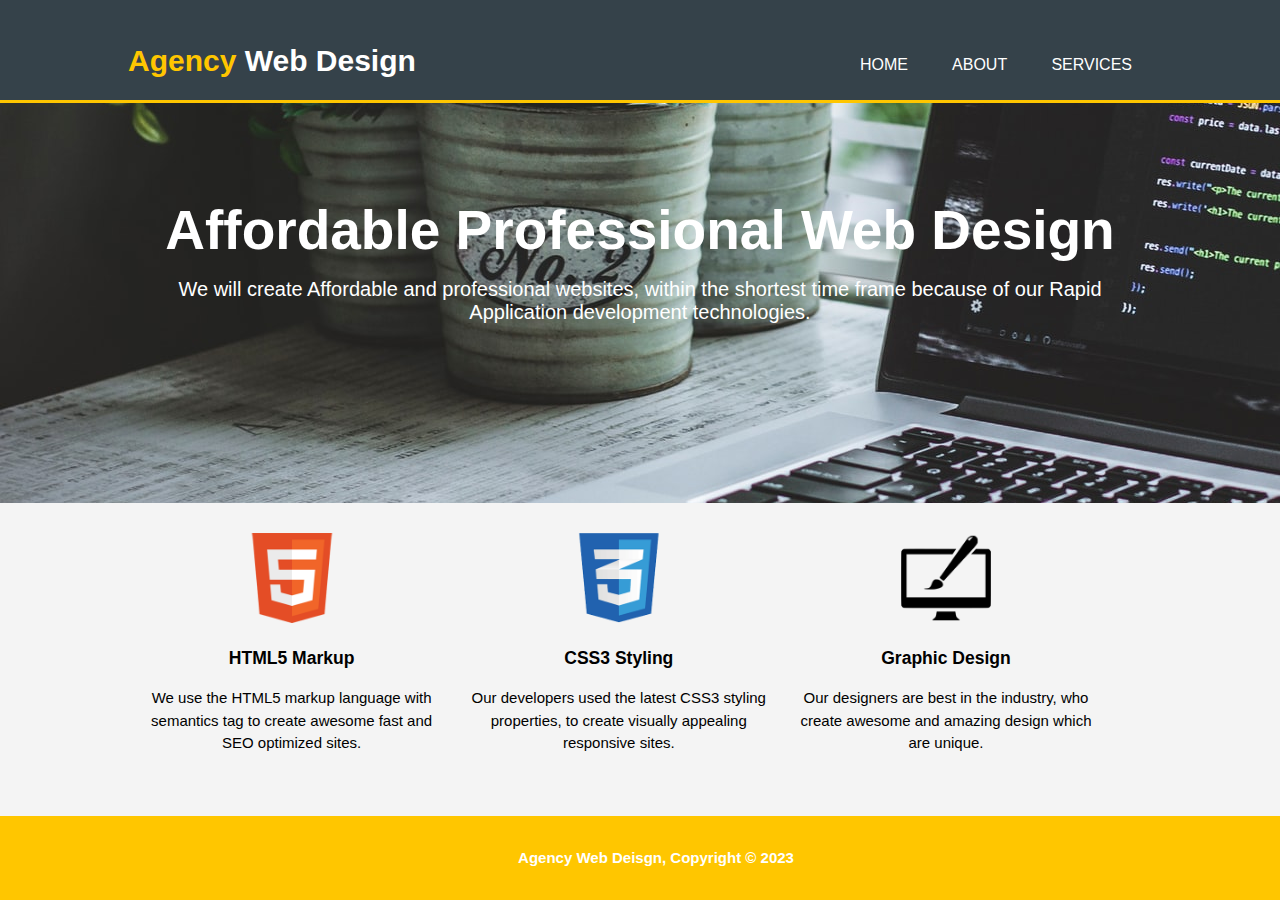
<file: Agency Site/index.html>
<!DOCTYPE html>
<html lang="en">
<head>
    <meta charset="UTF-8">
    <meta name="viewport" content="width=device-width, initial-scale=1.0">
    <title>Agency Site</title>
    <link rel="stylesheet" href="style.css">
</head>
<body>
    <header>
        <div class="container">
            <div class="branding">
                <h1><span class="highlight">Agency</span> Web Design</h1>
            </div>
            <nav>
                <ul>
                    <li><a href="index.html">Home</a></li>
                    <li><a href="about.html">About</a></li>
                    <li><a href="services.html">Services</a></li>
                </ul>
            </nav>
        </div>
    </header>
    <section id="showcase">
        <div class="container">
            <h1>Affordable Professional Web Design</h1>
            <p>We will create Affordable and professional websites, within the shortest time frame because of our Rapid Application development technologies.</p>
        </div>
    </section>
    <section id="boxes">
        <div class="container">
            <div class="box">
                <img src="./images/logo_html.png">
                <h3>HTML5 Markup</h3>
                <p>We use the HTML5 markup language with semantics tag to create awesome fast and SEO optimized sites.</p>
            </div>
            <div class="box">
                <img src="./images/logo_css.png">
                <h3>CSS3 Styling</h3>
                <p>Our developers used the latest CSS3 styling properties, to create visually appealing responsive sites.</p>
            </div>
            <div class="box">
                <img src="./images/logo_brush.png">
                <h3>Graphic Design</h3>
                <p>Our designers are best in the industry, who create awesome and amazing design which are unique.</p>
            </div>
        </div>
    </section>
    <footer>
        <p>Agency Web Deisgn, Copyright &copy; 2023</p>
    </footer>
    
</body>
</html>
</file>
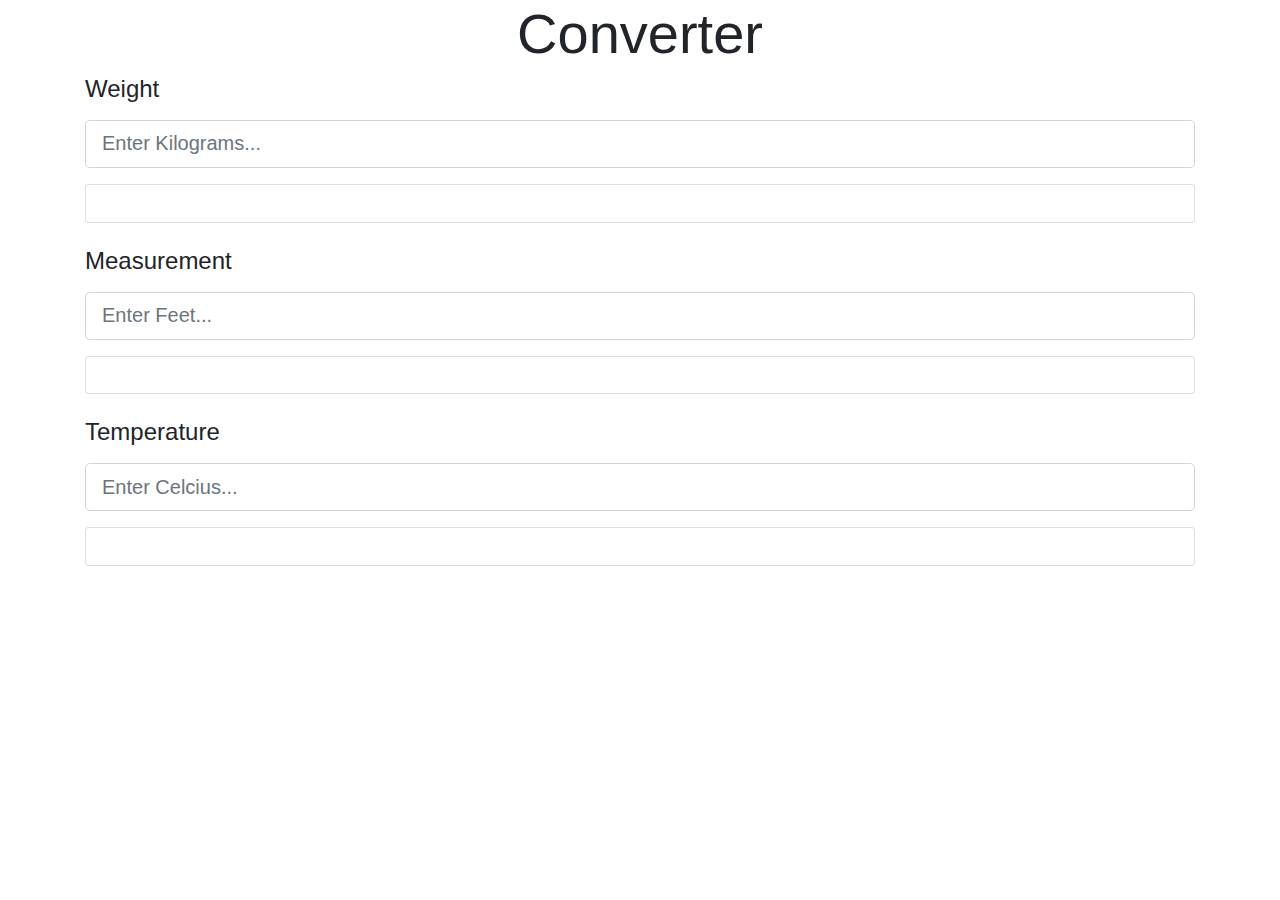
<file: Converter/index.html>
<!DOCTYPE html>
<html lang="en">

<head>
    <meta charset="UTF-8">
    <meta name="viewport" content="width=device-width, initial-scale=1.0">
    <title>Converter</title>
    <link rel="stylesheet" href="style.css">
    <link rel="stylesheet" href="https://maxcdn.bootstrapcdn.com/bootstrap/4.0.0-alpha.6/css/bootstrap.min.css">
</head>

<body>
    <div class="container">
        <h1 class="display-4 text-center">Converter</h1>
        <form>
            <h4 class="display-5 text-left mb-3">Weight</h4>
            <div class="form-group">
                <input id="kgsInput" type="number" class="form-control form-control-lg"
                    placeholder="Enter Kilograms...">
            </div>
        </form>
        <div class="card card-primary mb-4">
            <div class="card-block">
                <h4>Pounds:</h4>
                <div id="lbsOutput"></div>
            </div>
        </div>
        <form>
            <h4 class="display-5 text-left mb-3">Measurement</h4>
            <div class="form-group">
                <input id="feetInput" type="number" class="form-control form-control-lg" placeholder="Enter Feet...">
            </div>
        </form>
        <div class="card card-success mb-4">
            <div class="card-block">
                <h4>Centimeters:</h4>
                <div id="cmsOutput"></div>
            </div>
        </div>
        <form>
            <h4 class="display-5 text-left mb-3">Temperature</h4>
            <div class="form-group">
                <input id="celciusInput" type="number" class="form-control form-control-lg"
                    placeholder="Enter Celcius...">
            </div>
        </form>
        <div class="card card-danger mb-4">
            <div class="card-block">
                <h4>Fahrenheit:</h4>
                <div id="fahrenOutput"></div>
            </div>
        </div>
    </div>
    <script src="main.js"></script>
</body>

</html>
</file>
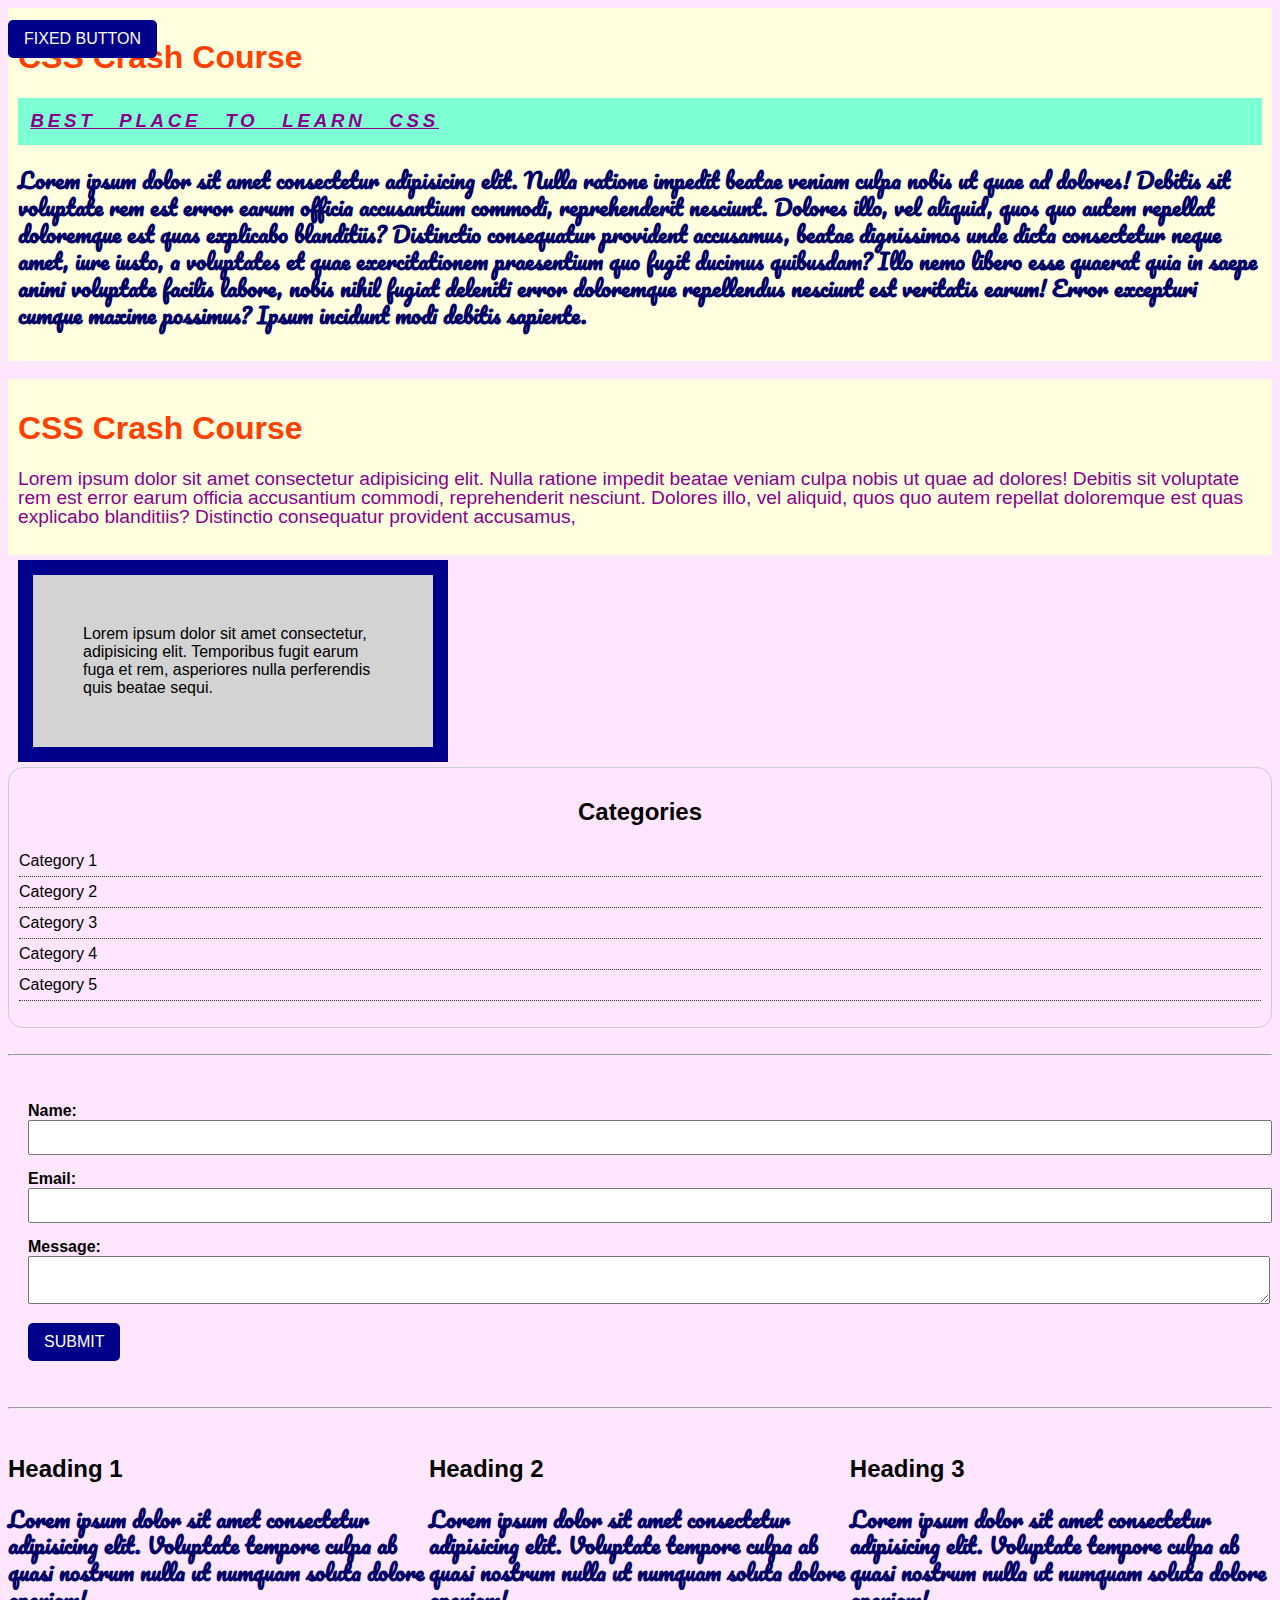
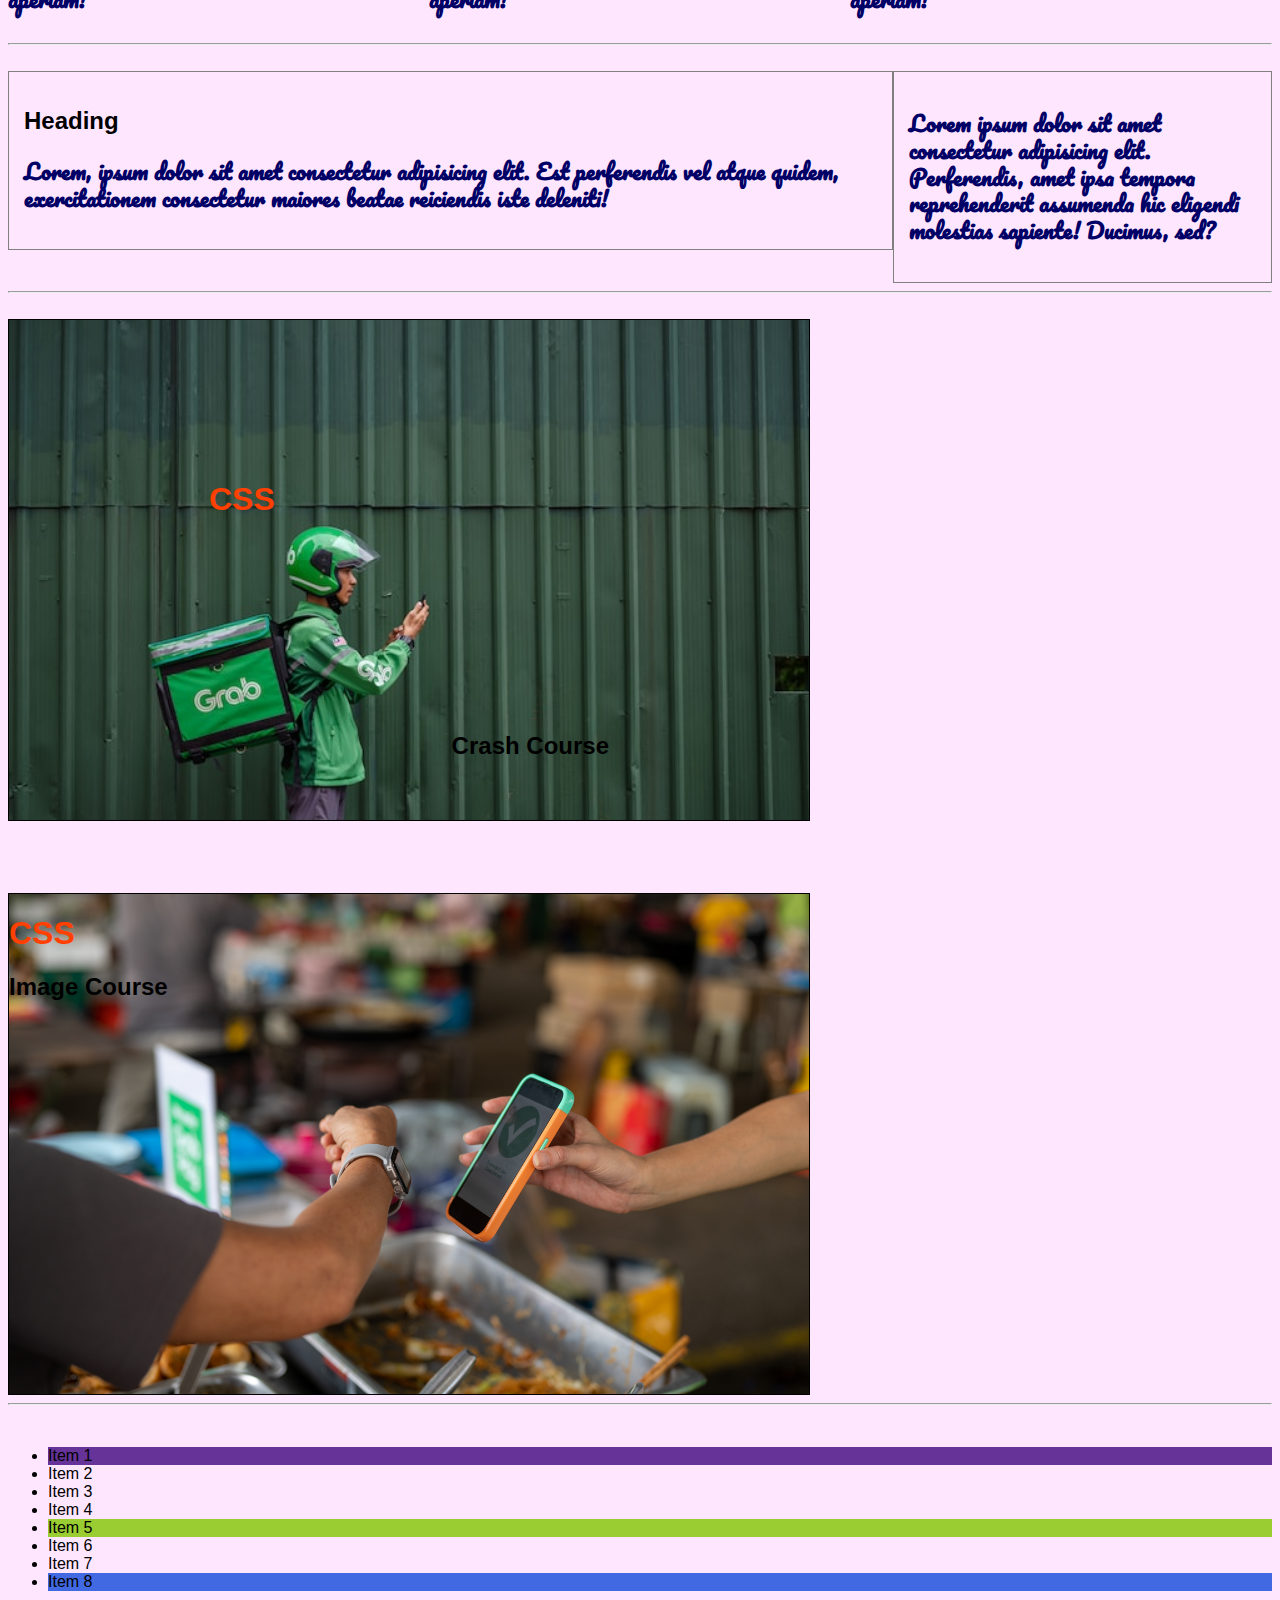
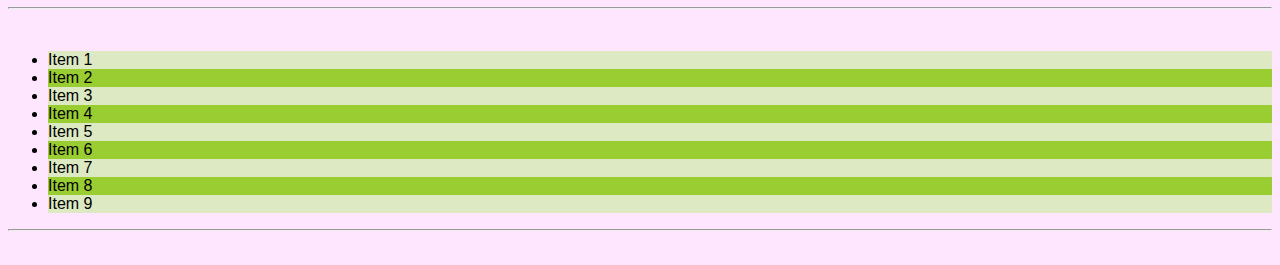
<file: CSS/index.html>
<!DOCTYPE html>
<html lang="en">
<head>
    <meta charset="UTF-8">
    <meta name="viewport" content="width=device-width, initial-scale=1.0">
    <title>CSS Basics</title>
    <!-- <style>
        p {
            color: brown;
        }
    </style> -->
    <link rel="stylesheet" href="styles.css">
</head>
<body>
    <!-- <h1 style="color: blue;">CSS Crash Course</h1> -->
    <div class="container">
        <h1>CSS Crash Course</h1>
        <h3>Best place to learn CSS</h3>
        <p>Lorem ipsum dolor sit amet consectetur adipisicing elit. Nulla ratione impedit beatae veniam culpa nobis ut quae ad dolores! Debitis sit voluptate rem est error earum officia accusantium commodi, reprehenderit nesciunt. Dolores illo, vel aliquid, quos quo autem repellat doloremque est quas explicabo blanditiis? Distinctio consequatur provident accusamus, beatae dignissimos unde dicta consectetur neque amet, iure iusto, a voluptates et quae exercitationem praesentium quo fugit ducimus quibusdam? Illo nemo libero esse quaerat quia in saepe animi voluptate facilis labore, nobis nihil fugiat deleniti error doloremque repellendus nesciunt est veritatis earum! Error excepturi cumque maxime possimus? Ipsum incidunt modi debitis sapiente.</p>
    </div>
    <br>
    <div class="container">
        <h1>CSS Crash Course</h1>
        <p id="second-p">Lorem ipsum dolor sit amet consectetur adipisicing elit. Nulla ratione impedit beatae veniam culpa nobis ut quae ad dolores! Debitis sit voluptate rem est error earum officia accusantium commodi, reprehenderit nesciunt. Dolores illo, vel aliquid, quos quo autem repellat doloremque est quas explicabo blanditiis? Distinctio consequatur provident accusamus, </p>
    </div>
    <div id="box-model">Lorem ipsum dolor sit amet consectetur, adipisicing elit. Temporibus fugit earum fuga et rem, asperiores nulla perferendis quis beatae sequi.</div>
    <div class="categories">
        <h2>Categories</h2>
        <ul>
            <li><a href="#">Category 1</a></li>
            <li><a href="#">Category 2</a></li>
            <li><a href="#">Category 3</a></li>
            <li><a href="#">Category 4</a></li>
            <li><a href="#">Category 5</a></li>
        </ul>
    </div>
    <br>
    <hr>
    <br>
        <form class="my-form">
            <div class="form-group">
                <label for="name">Name: </label>
                <input type="text" name="name" id="name">
            </div>
            <div class="form-group">
                <label for="email">Email: </label>
                <input type="text" name="email" id="email">
            </div>
            <div class="form-group">
                <label for="message">Message: </label>
                <textarea name="name" id="message"></textarea>
            </div>
            <input type="submit" class="button" value="Submit">
        </form>
    <br>
    <hr>
    <br>
    <div class="block">
        <h2>Heading 1</h2>
        <p>Lorem ipsum dolor sit amet consectetur adipisicing elit. Voluptate tempore culpa ab quasi nostrum nulla ut numquam soluta dolore aperiam!</p>
    </div>
    <div class="block">
        <h2>Heading 2</h2>
        <p>Lorem ipsum dolor sit amet consectetur adipisicing elit. Voluptate tempore culpa ab quasi nostrum nulla ut numquam soluta dolore aperiam!</p>
    </div>
    <div class="block">
        <h2>Heading 3</h2>
        <p>Lorem ipsum dolor sit amet consectetur adipisicing elit. Voluptate tempore culpa ab quasi nostrum nulla ut numquam soluta dolore aperiam!</p>
    </div>
    <div class="clearfix"></div>
    <hr>
    <br>
    <div id="main__block">
        <h2>Heading</h2>
        <p>Lorem, ipsum dolor sit amet consectetur adipisicing elit. Est perferendis vel atque quidem, exercitationem consectetur maiores beatae reiciendis iste deleniti!</p>
    </div>
    <div id="side__bar">
        <p>Lorem ipsum dolor sit amet consectetur adipisicing elit. Perferendis, amet ipsa tempora reprehenderit assumenda hic eligendi molestias sapiente! Ducimus, sed?</p>
    </div>
    <div class="clearfix"></div>
    <hr>
    <br>
    <div class="position-box">
        <h1>CSS</h1>
        <h2>Crash Course</h2>
    </div>
    <br>
    <br>
    <button class="button fixed-button">Fixed button</button>
    <br>
    <br>
    <div class="large-box">
        <h1>CSS</h1>
        <h2>Image Course</h2>
    </div>
    <hr>
    <br>
    <ul class="my-list">
        <li>Item 1</li>
        <li>Item 2</li>
        <li>Item 3</li>
        <li>Item 4</li>
        <li>Item 5</li>
        <li>Item 6</li>
        <li>Item 7</li>
        <li>Item 8</li>
    </ul>
    <hr>
    <br>
    <ul class="dynamic-list">
        <li>Item 1</li>
        <li>Item 2</li>
        <li>Item 3</li>
        <li>Item 4</li>
        <li>Item 5</li>
        <li>Item 6</li>
        <li>Item 7</li>
        <li>Item 8</li>
        <li>Item 9</li>
    </ul>
    <hr>
    <br>
</body>
</html>
</file>
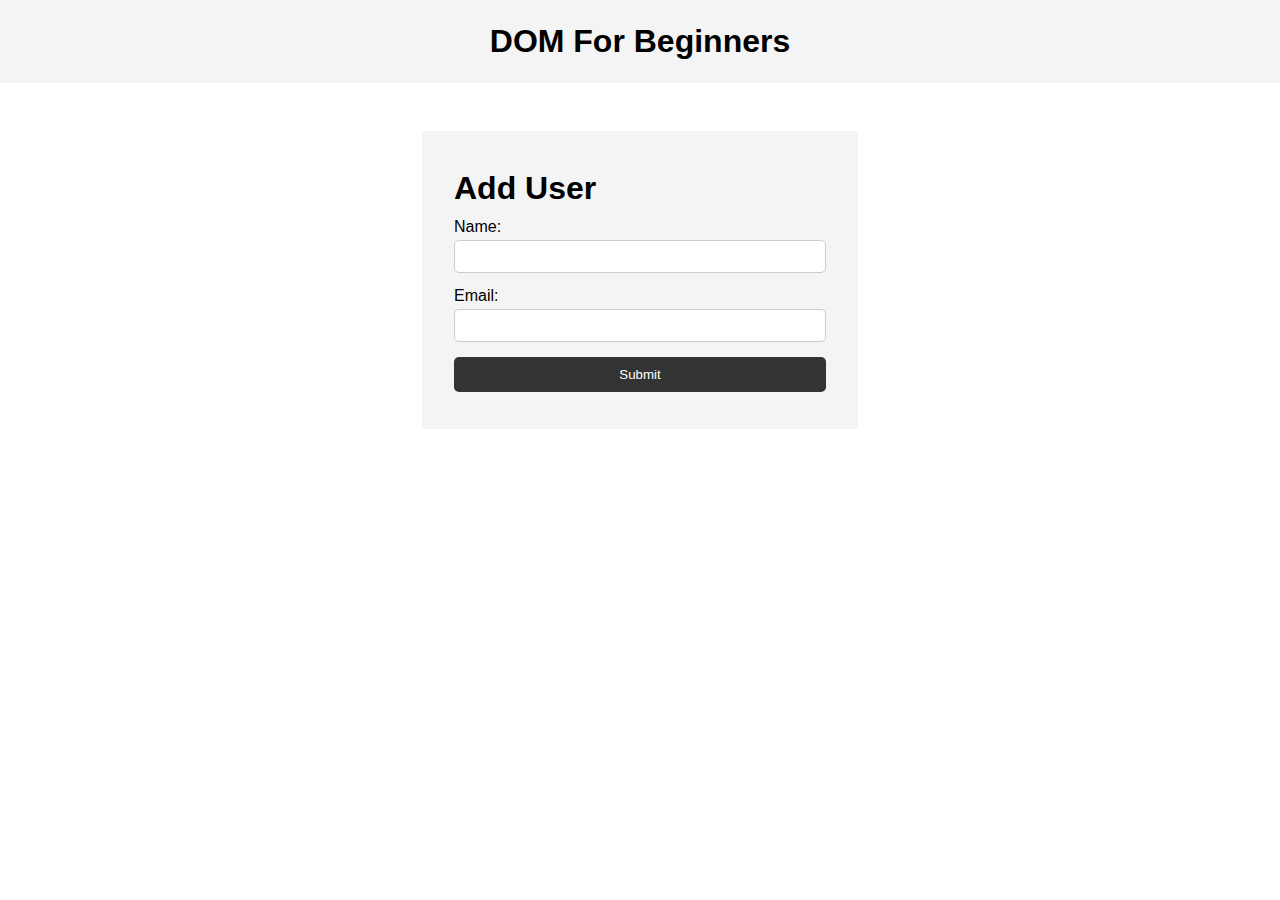
<file: DOM/index.html>
<!DOCTYPE html>
<html lang="en">

<head>
    <meta charset="UTF-8">
    <meta name="viewport" content="width=device-width, initial-scale=1.0">
    <title>DOM Basics</title>
    <link rel="stylesheet" href="style.css">
</head>
<body>
    <header>
        <h1>DOM For Beginners</h1>
    </header>
    <section class="container">
        <form id="my-form">
            <h1>Add User</h1>
            <div class="msg"></div>
            <div>
                <label for="name">Name:</label>
                <input type="text" id="name">
            </div>
            <div>
                <label for="email">Email:</label>
                <input type="text" id="email">
            </div>
            <input class="btn" type="submit" value="Submit">
        </form>
        <ul id="users"></ul>
        <!-- <ul class="items">
            <li class="item">Item 1</li>
            <li class="item">Item 2</li>
            <li class="item">Item 3</li>
        </ul> -->
    </section>
    <script src="main.js"></script>
</body>

</html>
</file>
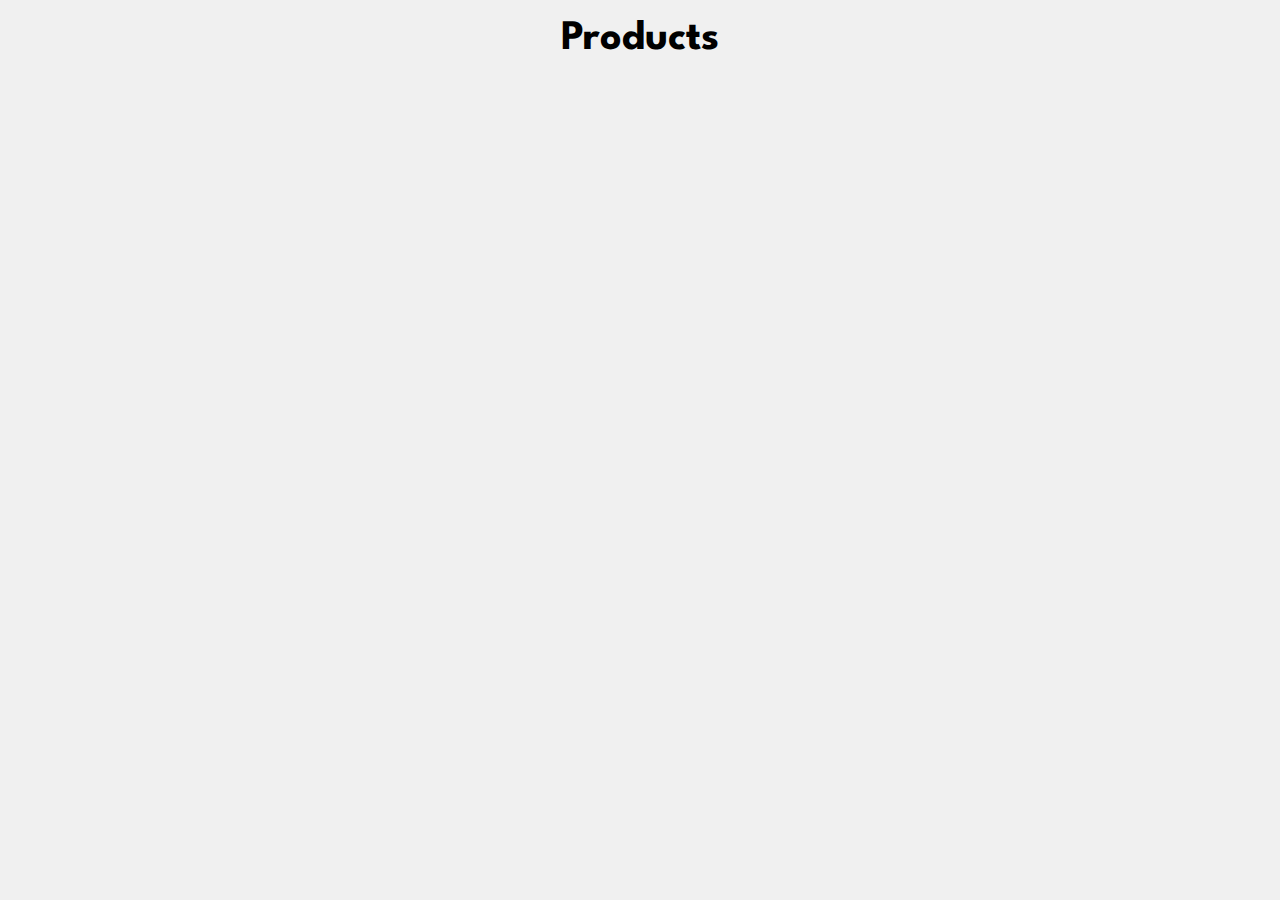
<file: Fake Store API/index.html>
<!DOCTYPE html>
<html lang="en">
<head>
    <meta charset="UTF-8">
    <meta name="viewport" content="width=device-width, initial-scale=1.0">
    <link rel="icon" type="image/png" sizes="32x32" href="./logo.png">
    <title>Fake Store API Products</title>
    <link rel="stylesheet" href="./style.css">
</head>
<body>
    
    <h1>Products</h1>
    <div class="products-list"></div>

    <script src="./script.js"></script>
</body>
</html>
</file>
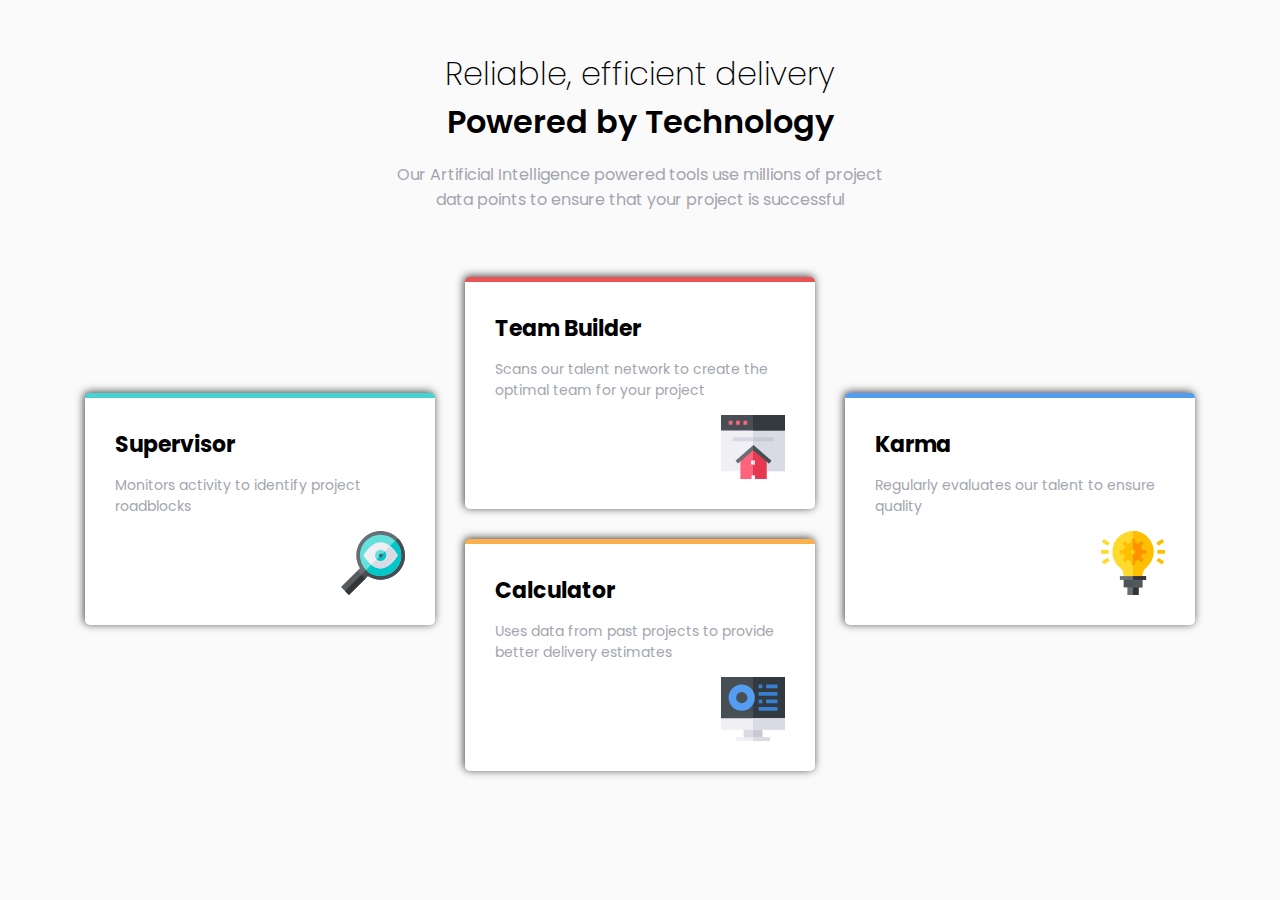
<file: four-card-feature/index.html>
<!DOCTYPE html>
<html lang="en">
<head>
  <meta charset="UTF-8">
  <meta name="viewport" content="width=device-width, initial-scale=1.0"> <!-- displays site properly based on user's device -->
  <link rel="icon" type="image/png" sizes="32x32" href="./images/favicon-32x32.png">
  <title>Frontend Mentor | Four card feature section</title>
  <link rel="stylesheet" href="style.css">
</head>
<body>
  <header>
    <h1>Reliable, efficient delivery</h1>
    <h1>Powered by Technology</h1>
    <p>Our Artificial Intelligence powered tools use millions of project data points 
      to ensure that your project is successful</p>
  </header>
  <div class="container">
    <div class="box">
      <h3>Supervisor</h3>
      <p>Monitors activity to identify project roadblocks</p>
      <img src="images/icon-supervisor.svg" alt="supervisor">
    </div>
    <div class="box">
      <h3>Team Builder</h3>
      <p>Scans our talent network to create the optimal team for your project</p>
      <img src="images/icon-team-builder.svg" alt="builder">
    </div>
    <div class="box">
      <h3>Karma</h3>
      <p>Regularly evaluates our talent to ensure quality</p>
      <img src="images/icon-karma.svg" alt="karma">
    </div>
    <div class="box">
      <h3>Calculator</h3>
      <p>Uses data from past projects to provide better delivery estimates</p>
      <img src="images/icon-calculator.svg" alt="calculator">
    </div>
  </div>
</body>
</html>
</file>
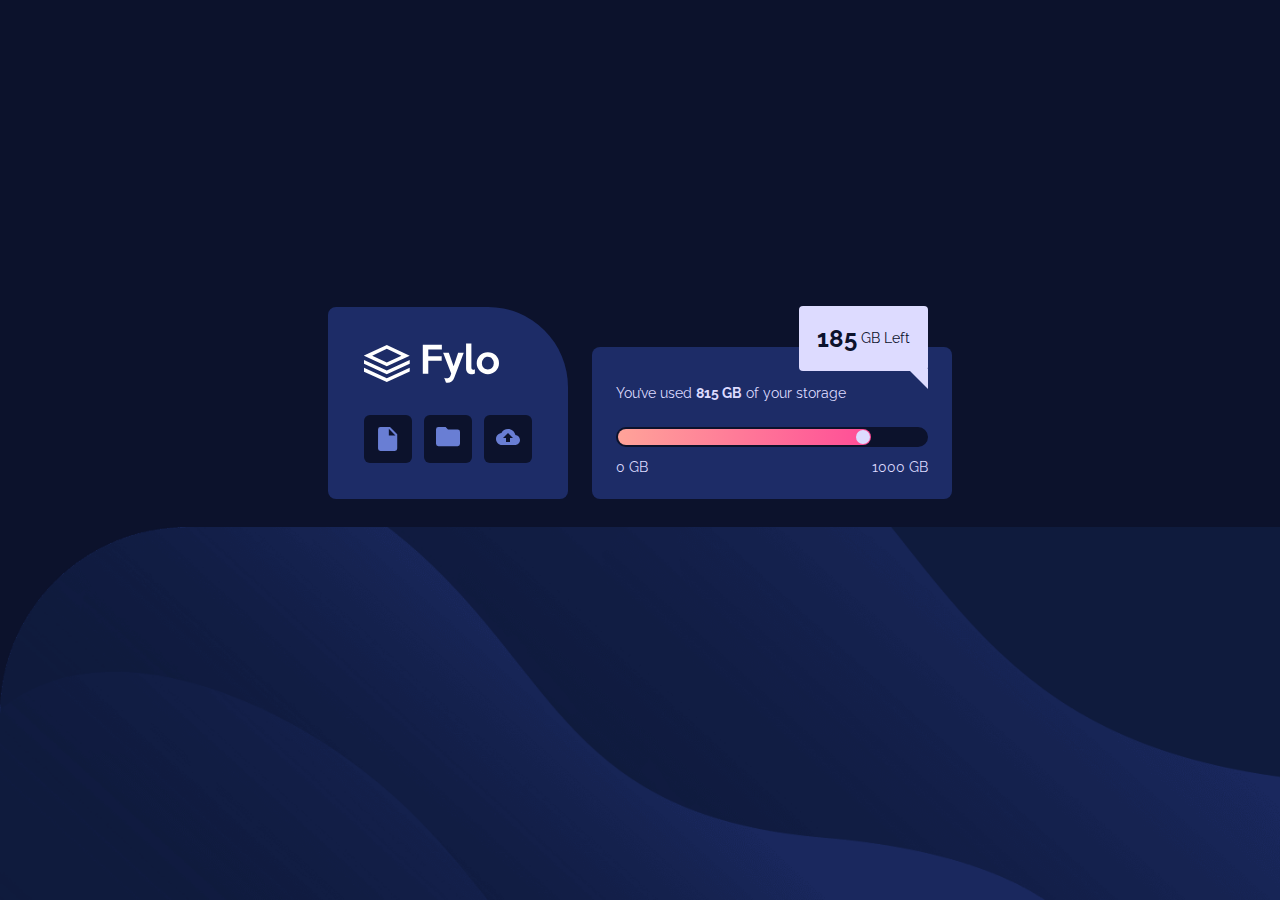
<file: fylo-data-storage/index.html>
<!DOCTYPE html>
<html lang="en">
<head>
  <meta charset="UTF-8">
  <link rel="icon" type="image/png" sizes="32x32" href="./images/favicon-32x32.png">
  <title>Frontend Mentor | Fylo data storage component</title>
  <link rel="stylesheet" href="style.css">
</head>
<body>
  <div class="container">
    <main class="card">
      <section class="navigation">
        <img src="./images/logo.svg" alt="Logo" />
        <nav class="navigation-bar">
          <button class="nav-item" name="document">
            <img src="./images/icon-document.svg" alt="document icon">
          </button>
          <button class="nav-item" name="folder">
            <img src="./images/icon-folder.svg" alt="folder icon">
          </button>
          <button class="nav-item" name="upload">
            <img src="./images/icon-upload.svg" alt="upload icon">
          </button>
        </nav>
      </section>
      <div class="details-wrapper">
        <div class="details-remaining">
          <span>185</span>GB Left
        </div>
        <section class="details-container">
          <p>You’ve used <b>815 GB</b> of your storage</p>
          <div class="range-indicator-container">
            <div class="range-indicator">
              <div class="range-point"></div>
            </div>
          </div>
          <div class="details-range">
            <span>0 GB</span>
            <span>1000 GB</span>
          </div>
        </section>
      </div>
    </main>
  </div>
</body>
</html>
</file>
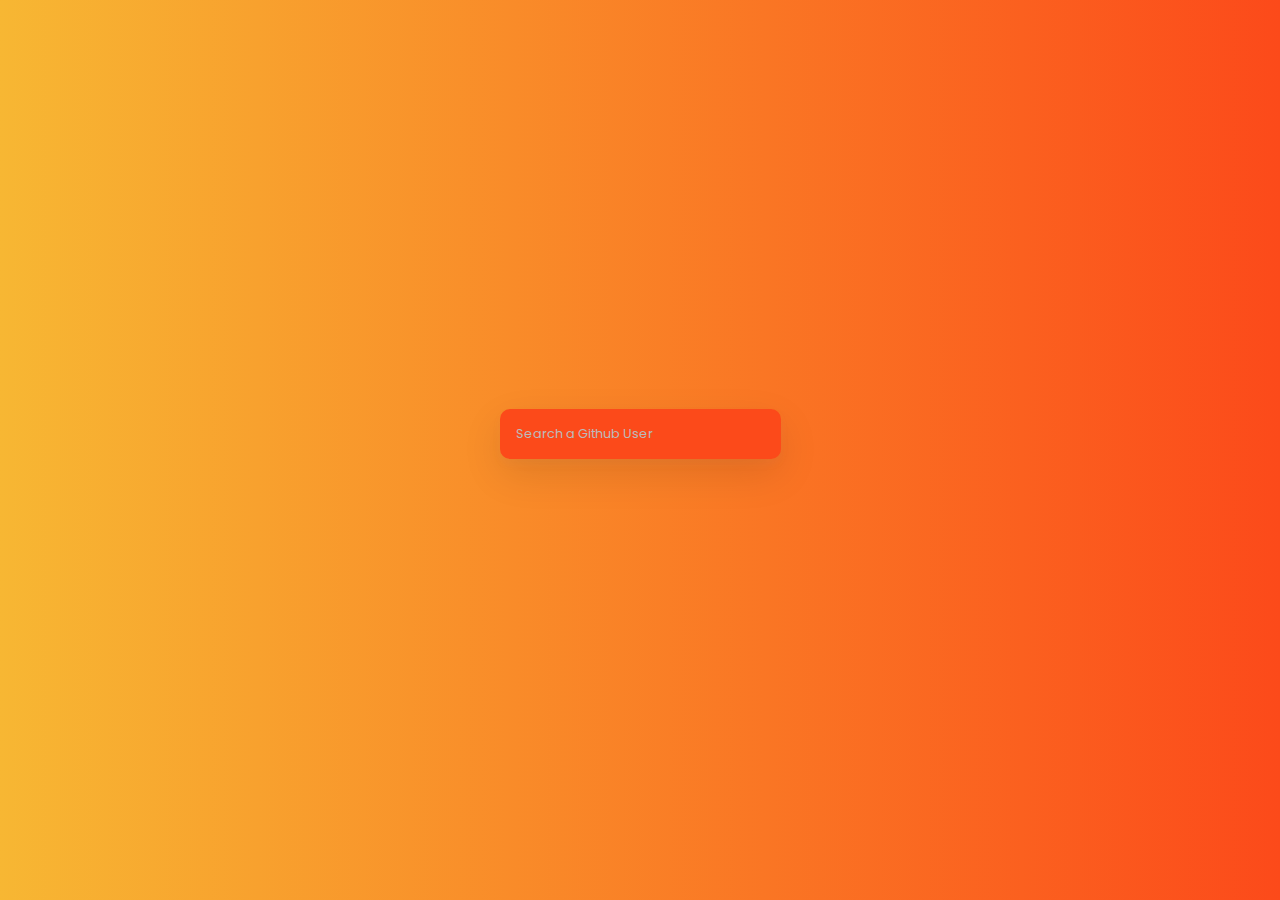
<file: GitHubProfiles/index.html>
<!DOCTYPE html>
<html lang="en">
<head>
    <meta charset="UTF-8">
    <meta name="viewport" content="width=device-width, initial-scale=1.0">
    <title>Github Profiles</title>
    <link rel="stylesheet" href="style.css">
</head>
<body>
    <form id="form">
        <input type="text" id="search" placeholder="Search a Github User">
    </form>
    <main id="main"></main>
    <script src="main.js"></script>
</body>
</html>
</file>
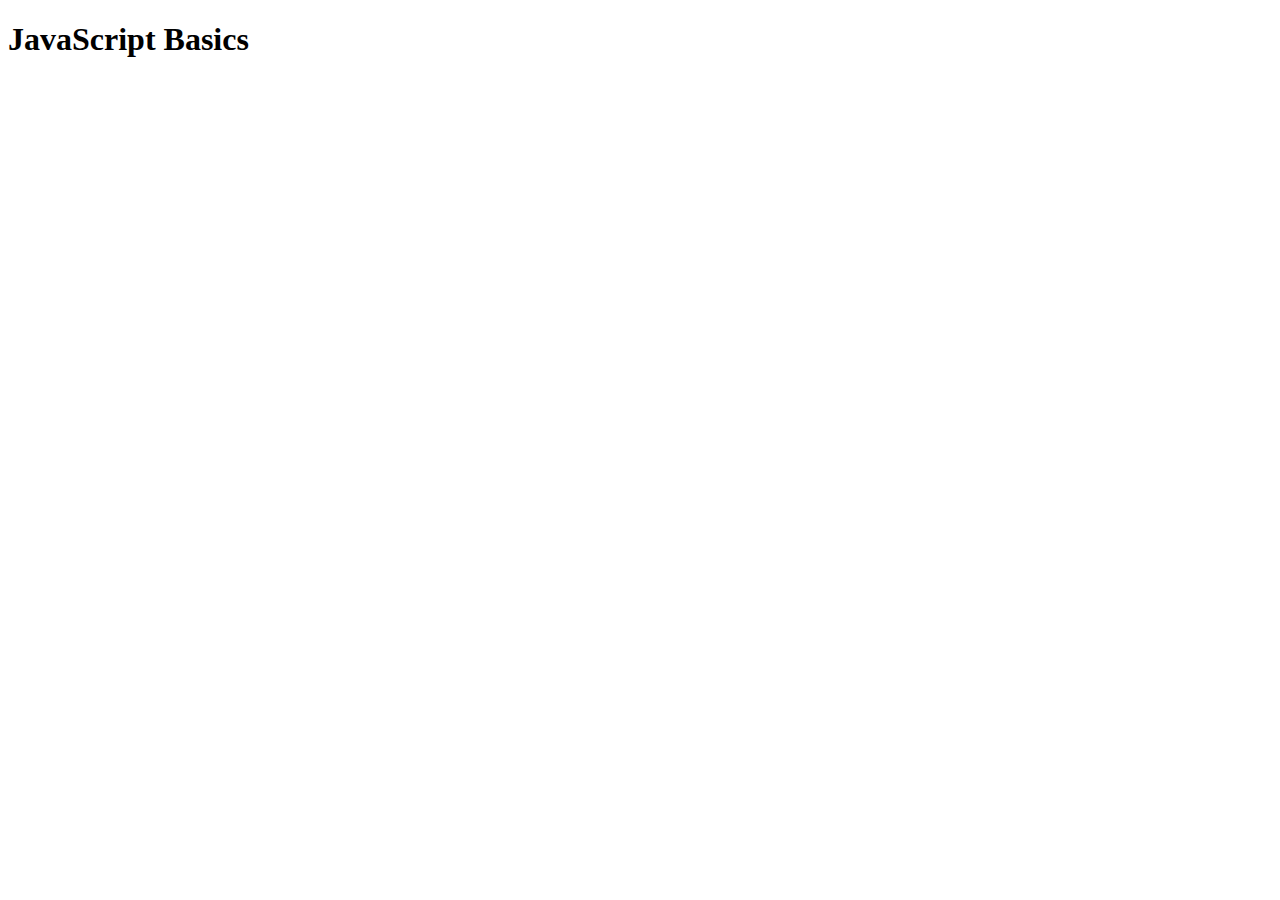
<file: JavaScript/index.html>
<!DOCTYPE html>
<html lang="en">
<head>
    <meta charset="UTF-8">
    <meta name="viewport" content="width=device-width, initial-scale=1.0">
    <title>JavaScript Basics</title>
</head>
<body>
    <h1>JavaScript Basics</h1>
    <script src="main.js"></script>
</body>
</html>
</file>
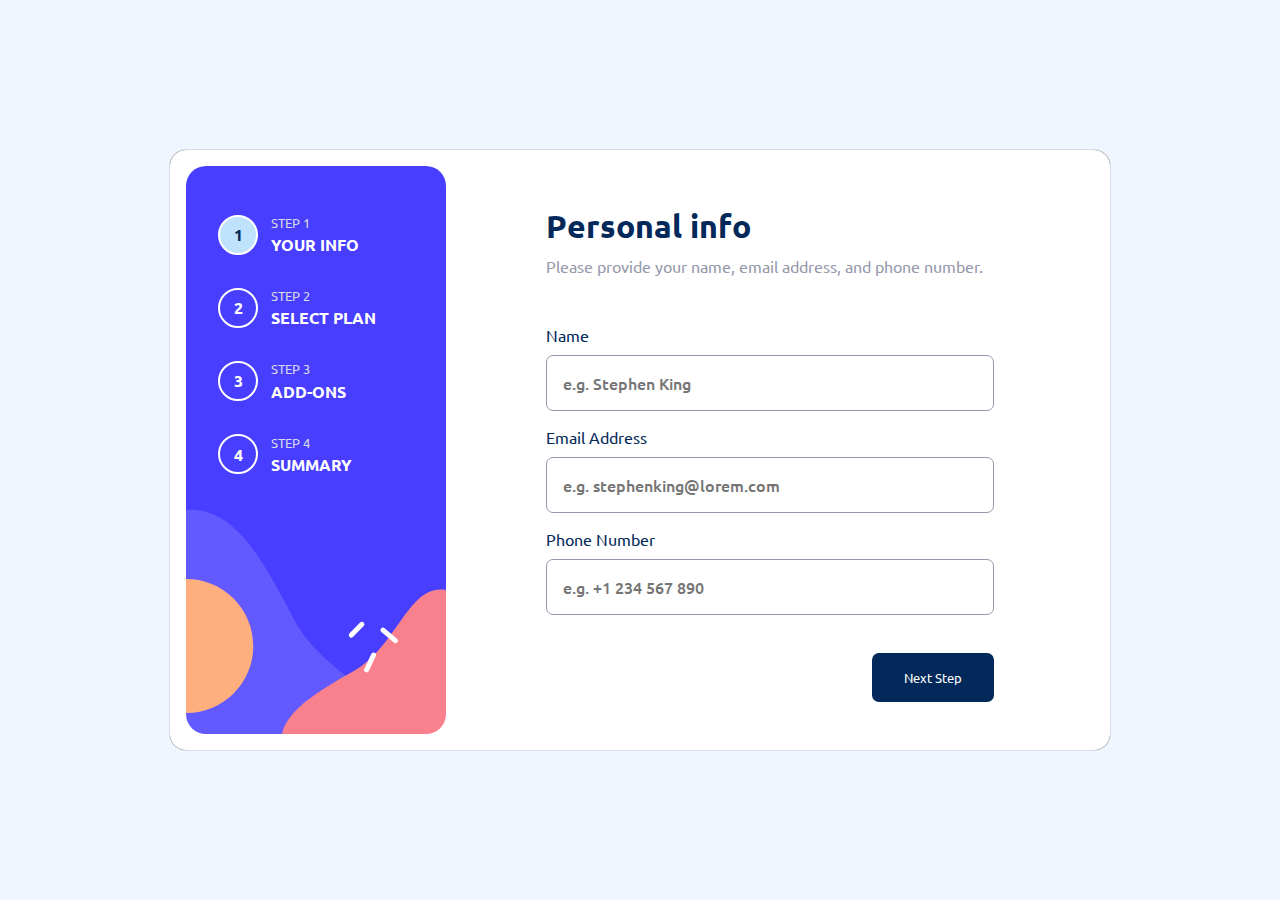
<file: Multi Step Form/index.html>
<!DOCTYPE html>
<html lang="en">

<head>
  <meta charset="UTF-8">
  <meta name="viewport" content="width=device-width, initial-scale=1.0">

  <link rel="icon" type="image/png" sizes="32x32" href="./assets/images/favicon-32x32.png">

  <title>Frontend Mentor | Multi-step form</title>
  <link rel="stylesheet" href="./style.css">
  <script src="./script.js" defer></script>
  
</head>

<body>
  <div class="form">
    <div class="form-container">
      <!-- Sidebar start -->
      <div class="form-sidebar">
        <div class="step active">
          <div class="circle">1</div>
          <div class="step-content">
            <span>Step 1</span>
            <b>Your info</b>
          </div>
        </div>
        <div class="step">
          <div class="circle">2</div>
          <div class="step-content">
            <span>Step 2</span>
            <b>Select plan</b>
          </div>
        </div>
        <div class="step">
          <div class="circle">3</div>
          <div class="step-content">
            <span>Step 3</span>
            <b>Add-ons</b>
          </div>
        </div>
        <div class="step">
          <div class="circle">4</div>
          <div class="step-content">
            <span>Step 4</span>
            <b>Summary</b>
          </div>
        </div>
      </div>
      <!-- Sidebar end -->
      <!-- * Step 1 start -->
      <div class="stp step-1">
        <div class="header">
          <h1 class="title">Personal info</h1>
          <p class="exp">
            Please provide your name, email address, and phone number.
          </p>
        </div>
        <form>
          <div class="fields">
            <div class="field-name">
              <label for="name">Name</label>
              <p class="error">This Field Is Required</p>
            </div>
            <input required type="text" id="name" placeholder="e.g. Stephen King" />
          </div>

          <div class="fields">
            <div class="field-name">
              <label for="email">Email Address</label>
              <p class="error">This Field Is Required</p>
            </div>
            <input required type="text" id="email" placeholder="e.g. stephenking@lorem.com" />
          </div>

          <div class="fields">
            <div class="field-name">
              <label for="phone">Phone Number</label>
              <p class="error">This Field Is Required</p>
            </div>
            <input required type="tel" id="phone" placeholder="e.g. +1 234 567 890" />
          </div>

        </form>
        <div class="btns">
          <button class="next-stp" type="submit">Next Step</button>
        </div>
      </div>
      <!-- Step 1 end -->
      <!-- * Step 2 start -->
      <div class="stp step-2">
        <div class="header">
          <h1 class="title">Select your plan</h1>
          <p class="exp">You have the option of monthly or yearly billing.</p>
        </div>
        <form>
          <div class="plan-card selected">
            <img src="./assets/images/icon-arcade.svg" alt="arcade" />
            <div class="plan-info chosen">
              <b>Arcade</b>
              <span class="plan-priced">$9/mo</span>
            </div>
          </div>
          <div class="plan-card">
            <img src="./assets/images/icon-advanced.svg" alt="arcade" />
            <div class="plan-info">
              <b>Advanced</b>
              <span class="plan-priced">$12/mo</span>
            </div>
          </div>
          <div class="plan-card">
            <img src="./assets/images/icon-pro.svg" alt="arcade" />
            <div class="plan-info">
              <b>Pro</b>
              <span class="plan-priced">$15/mo</span>
            </div>
          </div>
        </form>
        <div class="switcher">
          <p class="monthly sw-active">Monthly</p>
          <label class="switch">
            <input type="checkbox" />
            <span class="slider round"></span>
          </label>
          <p class="yearly">Yearly</p>
        </div>
        <div class="btns">
          <button class="prev-stp" type="button">Go Back</button>
          <button class="next-stp" type="submit">Next Step</button>
        </div>
      </div>
      <!-- Step 2 end -->
      <!-- * Step 3 start -->
      <div class="stp step-3">
        <div class="header">
          <h1 class="title">Pick add-ons</h1>
          <p class="exp">Add-ons help enhance your gaming experience.</p>
        </div>
        <form>
          <div class="box" data-id="1">
            <input type="checkbox" id="online" />
            <div class="description">
              <label for="online">Online service</label>
              <small>Access to multiplayer games</small>
            </div>
            <p class="price">+$1/mo</p>
          </div>
          <div class="box" data-id="2">
            <input type="checkbox" id="larger" />
            <div class="description">
              <label for="larger">Larger storage</label>
              <small>Extra 1TB of cloud save</small>
            </div>
            <p class="price">+$2/mo</p>
          </div>
          <div class="box" data-id="3">
            <input type="checkbox" id="profile" />
            <div class="description">
              <label for="profile">Customizable Profile</label>
              <small>Custom theme on your profile</small>
            </div>
            <p class="price">+$2/mo</p>
          </div>
        </form>
        <div class="btns">
          <button class="prev-stp" type="button">Go Back</button>
          <button class="next-stp" type="submit">Next Step</button>
        </div>
      </div>
      <!-- Step 3 end -->
      <!-- * Step 4 start -->
      <div class="stp step-4">
        <div class="header">
          <h1 class="title">Finishing up</h1>
          <p class="exp">
            Double-check everything looks OK before confirming.
          </p>
        </div>
        <div class="selection-box">
          <div class="selection-container">
            <div class="selected-plan">
              <p class="plan-name">Arcade(Monthly)</p>
              <p class="plan-price">$9/mo</p>
            </div>
            <hr />
            <div class="addons">
              <template>
                <div class="selected-addon">
                  <span class="service-name">Online serivice</span>
                  <span class="servic-price">+$1/mo</span>
                </div>
              </template>
            </div>
          </div>
          <p class="total">Total (per month) <b>+$12/mo</b></p>
        </div>
        <div class="btns">
          <button class="prev-stp" type="button">Go Back</button>
          <button class="next-stp confirm-btn" type="submit">Confirm</button>
        </div>
      </div>
      <!-- Step 4 end -->
      <!-- Step 5 start -->
      <div class="stp step-5">
        <img src="./assets/images/icon-thank-you.svg" alt="" />
        <div class="header">
          <h1 class="title">Thank you!</h1>
          <p class="exp">
            Thanks for confirming your subscription! We hope you have fun
            using our platform. If you ever need support, please feel free to
            email us at support@loremgaming.com.
          </p>
        </div>
        <button class="next-stp"></button>
      </div>
      <!-- Step 5 end -->
    </div>
  </div>

  <script src="./script.js"></script>
</body>

</html>
</file>
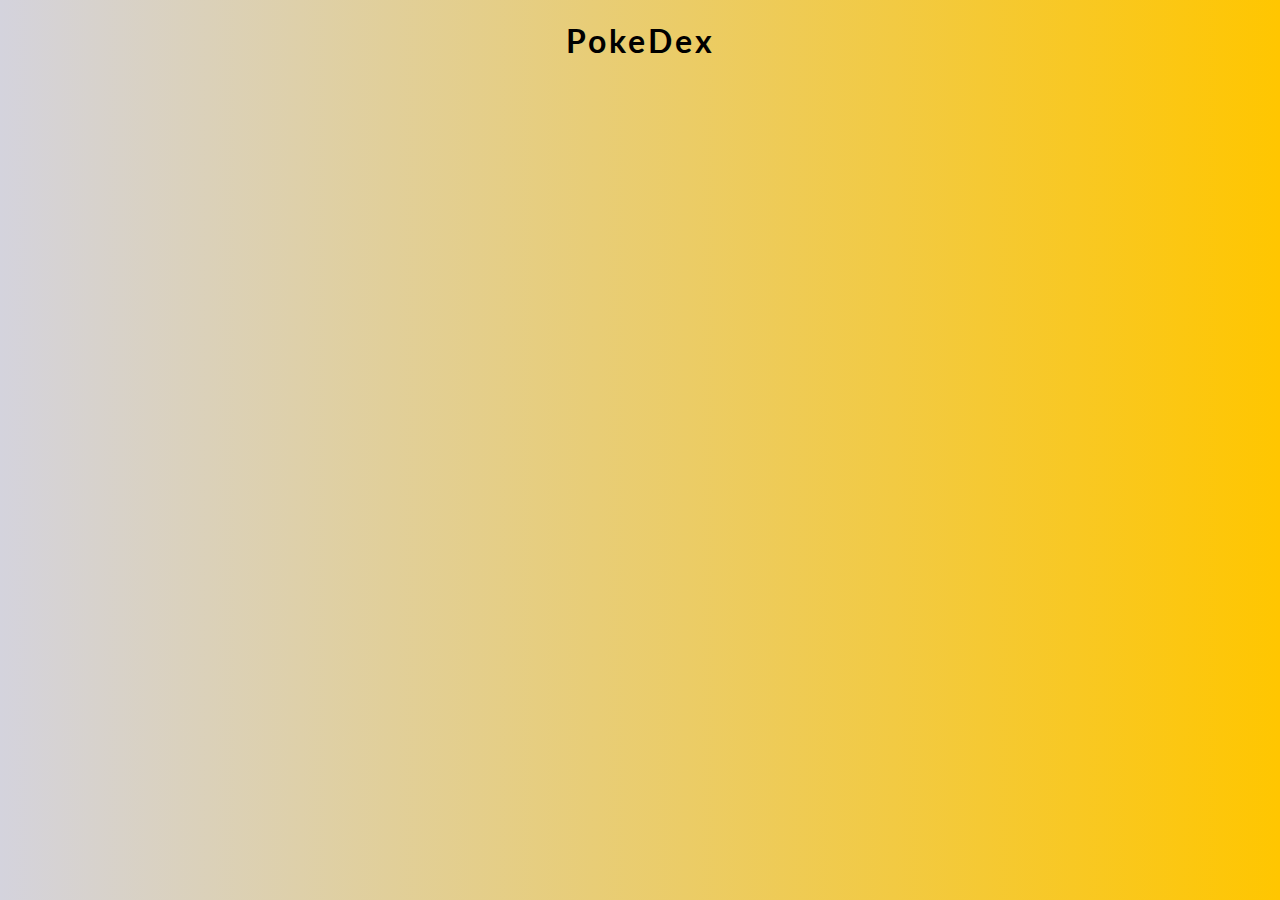
<file: PokeDex/index.html>
<!DOCTYPE html>
<html lang="en">
<head>
    <meta charset="UTF-8">
    <meta name="viewport" content="width=device-width, initial-scale=1.0">
    <title>PokeDex</title>
    <link rel="stylesheet" href="style.css">
</head>
<body>
    <h1>PokeDex</h1>
    <div id="poke_container" class="poke-container"></div>
    <script src="main.js"></script>
</body>
</html>
</file>
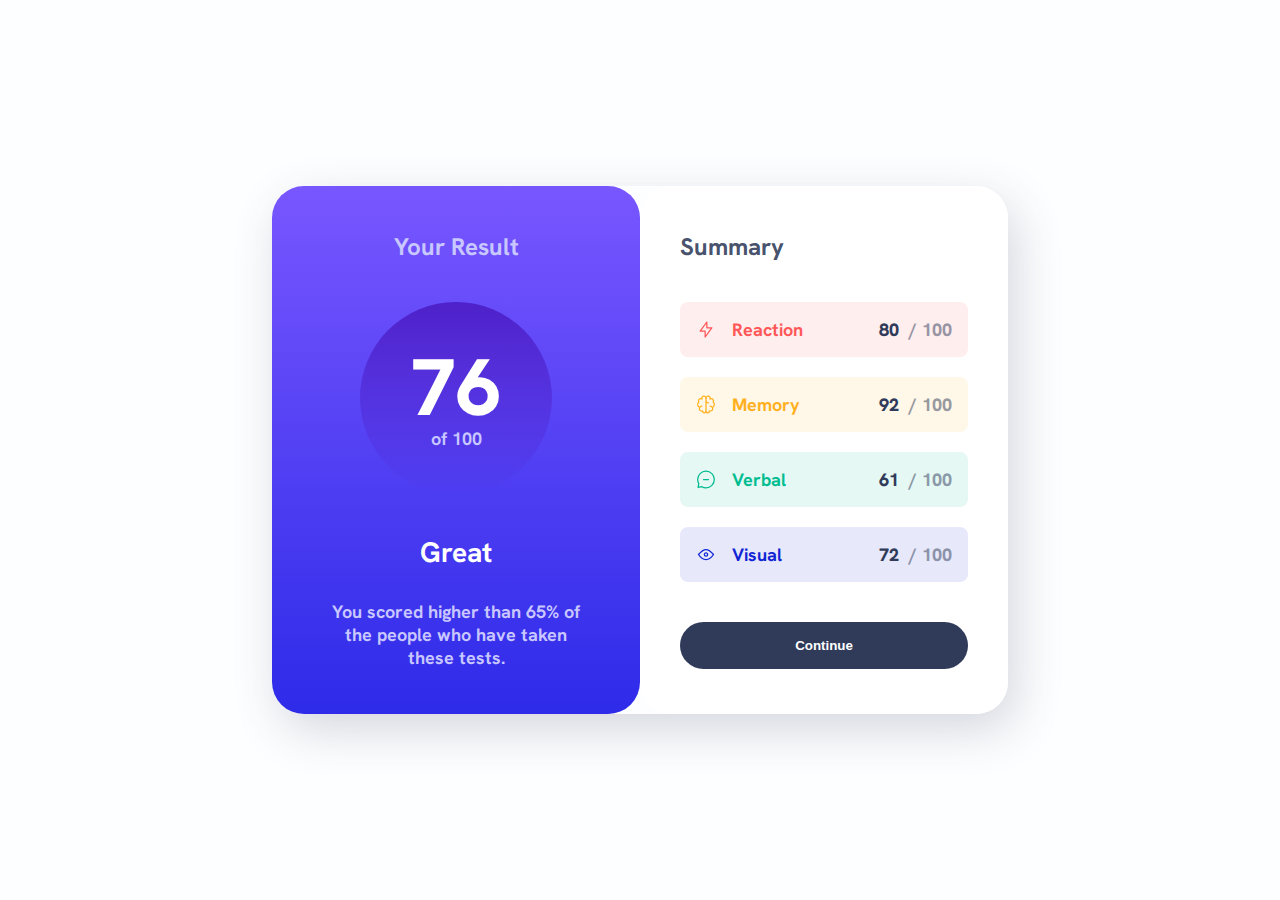
<file: Results Summary Component/index.html>
<!DOCTYPE html>
<html lang="en">
  <head>
    <meta charset="UTF-8" />
    <meta name="viewport" content="width=device-width, initial-scale=1.0" />
    <link rel="icon" type="image/png" sizes="32x32" href="./assets/images/favicon-32x32.png" />
    <link rel="stylesheet" href="./style.css" />
    <title>Frontend Mentor | Results summary component</title>
  </head>
  <body>
    <div class="result-summary-container">
      <!-- Your Results -->
      <div class="result">
        <h1>Your Result</h1>
        <div class="result-score">
          <p><span>76</span> of 100</p>
        </div>
        <div class="result-info">
          <p id="result-rank">Great</p>
          <p>
            You scored higher than 65% of the people who have taken these tests.
          </p>
        </div>
      </div>
         <!-- Summary -->
      <div class="summary">
        <h2>Summary</h2>

        <div class="summary-items">
          <div class="summary-item">
            <div class="summary-title-img">
              <img src="./assets/images/icon-reaction.svg" alt="Reaction" />
              <p>Reaction</p>
            </div>
            <p class="summary-score"><span>80</span> &nbsp;/ 100</p>
          </div>
          <div class="summary-item">
            <div class="summary-title-img">
              <img src="./assets/images/icon-memory.svg" alt="Memory" />
              <p>Memory</p>
            </div>
            <p class="summary-score"><span>92</span> &nbsp;/ 100</p>
          </div>
          <div class="summary-item">
            <div class="summary-title-img">
              <img src="./assets/images/icon-verbal.svg" alt="Verbal" />
              <p>Verbal</p>
            </div>
            <p class="summary-score"><span>61</span> &nbsp;/ 100</p>
          </div>
          <div class="summary-item">
            <div class="summary-title-img">
              <img src="./assets/images/icon-visual.svg" alt="Visual" />
              <p>Visual</p>
            </div>
            <p class="summary-score"><span>72</span> &nbsp;/ 100</p>
          </div>
        </div>

        <button class="button">Continue</button>
      </div>
    </div>
  </body>
</html>
</file>
<file: Agency Site/style.css>
body {
    font-size: 15px;
    font-family: Arial, Helvetica, sans-serif;
    line-height: 1.5em;
    padding: 0;
    margin: 0;
    background-color: #f4f4f4;
}

.container{
    width: 80%;
    margin: auto;
}

ul {
    margin: 0;
    padding: 0;
}

header {
    background: #35424a;
    color: #fff;
    padding-top: 30px;
    min-height: 70px;
    border-bottom: 3px solid #ffc600 ;
}

header a {
    color: #fff;
    text-decoration: none;
    text-transform: uppercase;
    font-size: 16px;
}

header li{
    display: inline;
    padding: 0 20px;
}

header .branding {
    float: left;
}

header nav {
    float: right;
    margin-top: 24px;
}

header .highlight{
    color: #ffc600;
    font-weight: bold;
}

header a:hover {
    color: #ffc600;
}

#showcase{
    min-height: 400px;
    background-image: url('./images/showcase.jpg');
    background-repeat: no-repeat;
    background-position: 0 -500px;
    text-align: center;
    color: #fff;
}

#showcase h1{
    margin: 0 0 10px;
    padding-top: 100px;
    font-size: 55px;
    line-height: 55px;
   
}

#showcase p {
    font-size: 20px;
}

#boxes{
    margin-top: 20px;
}

#boxes .box {
    float: left;
    text-align: center;
    width: 30%;
    padding: 10px;
    margin-bottom: 80px;
}

#boxes .box img {
    width: 90px;
}

footer {
    padding: 16px;
    margin-top: 20px;
    color: #fff;
    background-color: #ffc600;
    text-align: center;
    position: fixed;
    left: 0;
    bottom: 0;
    width: 100%;
    font-weight: bolder;
}

aside#sidebar {
    float: right;
    width: 30%;
    margin-top: 10px;
}

article#main-col {
    float: left;
    width: 65%;
    margin-bottom: 100px;
}

.dark {
    padding: 15px;
    background-color: #35424a;
    color: #fff;
}

ul#services li{
    list-style: none;
    padding: 10px;
    border: 1px solid #ccc;
    margin-bottom: 5px;
    background-color: #e6e6e6;
}

aside#sidebar .quote input, aside#sidebar .quote textarea{
    width: 90%;
    padding: 5px;
    margin-bottom: 5px;
}

.button_1{
    padding: 8px 10px;
    outline: none;
    border: none;
    border-radius: 5px;
    background-color: #ffc600;
    text-transform: uppercase;
    font-weight: bolder;
   
}

.button_1:hover{
    background-color: #35424a;
    color: #fff;
    cursor: pointer;
}

@media(max-width: 768px){
    header .branding, header nav, #boxes .box, aside#sidebar, article#main-col {
        float: none;
        text-align: center;
        width: 100%;
    }
    #boxes .box{
       
        margin: 0;
    }
    #showcase h1 {
        font-size: 25px;
        line-height: 25px;
    }

    #showcase p {
        font-size: 16px;
    }

    aside#sidebar {
        margin-bottom: 100px;
    }

    #boxes .box:nth-child(3) {
        margin-bottom: 80px;
    }
    article#main-col{
        margin: 0;
    }
}
</file>
<file: Converter/style.css>
.card-block{
    color: white;
}
</file>
<file: CSS/styles.css>
@import url('https://fonts.googleapis.com/css2?family=Pacifico&display=swap');

body{
    background-color: #ffe6ff;
    font-family: Arial, Helvetica, sans-serif;
}

.container{
    background-color: lightyellow;
    padding: 10px;
}

h1 {
    color: rgb(255, 64, 0);
}

.container h3 {
    background-color: aquamarine;
    color: darkmagenta;
    padding: 1%;
    font-weight: 800;
    font-style: italic;
    text-decoration: underline;
    text-transform: uppercase;
    letter-spacing: 0.2em;
    word-spacing: 0.8em;
}

/* .container {
    font-size: 10px;
} */

p {
    font-family: 'Pacifico', Arial, Helvetica, sans-serif;
    color: hsl(240, 100%, 20%);
    font-size: 1.4rem;
    font-weight: bolder;
    line-height: 1.2em;
}

#second-p{
    font-family: Arial, Helvetica, sans-serif;
    color: darkmagenta;
    font-size: 1.2rem;
    font-weight: normal;
    line-height: 1em;
}

#box-model{
    background-color: lightgray;
    width: 300px;
    border: 15px solid darkblue;
    padding: 50px;
    /* margin: 20px; */

    /* margin-top: 5px;
    margin-right: 10px;
    margin-bottom: 5px;
    margin-left: 10px; */

    margin: 5px 10px 5px 10px;

    margin: 5px 10px;
}

.categories {
    border: 1px solid #ccc;
    padding: 10px;
    border-radius: 15px;
}

.categories h2{
    text-align: center;
}

.categories ul {
    padding: 0;
    list-style: none;
}

.categories a {
    text-decoration: none;
    color: black;
}

.categories a:hover {
    color: red;
}

.categories li {
    padding: 6px 0;
    border-bottom: 1px dotted #333;
}

.my-form{
    padding: 20px;
}

.my-form .form-group {
    padding-bottom: 15px;
}

.my-form label {
    display: block;
    font-weight: bolder;
}

.my-form #name, .my-form #email, .my-form #message {
    padding: 8px;
    width: 100%;
}

.button{
    padding: 10px 16px;
    border-radius: 5px;
    border: none;
    background-color: darkblue;
    color: white;
    font-size: 16px;
    text-transform: uppercase;
}

.button:hover{
    background-color: darkred;
    cursor: pointer;
}

.block{
    float: left;
    width: 33.3%;
}

.clearfix{
    clear: both;
}

#main__block{
    float: left;
    width: 70%;
    padding: 15px;
    border: 1px solid gray;
    box-sizing: border-box;
}

#side__bar{
    float: right;
    width: 30%;
    padding: 15px;
    border: 1px solid gray;
    box-sizing: border-box;
}

.position-box{
    width: 800px;
    height: 500px;
    border: 1px solid black;
    position: relative;
    background-image: url('./images/grab.jpg');
    background-repeat: no-repeat;
    background-size: cover;
}

.large-box{
    width: 800px;
    height: 500px;
    border: 1px solid black;
    background-image: url('./images/unsplash.jpg');
    background-repeat: no-repeat;
    background-size: cover;
}

.position-box h1 {
    position: absolute;
    top: 140px;
    left: 200px;
}

.position-box h2 {
    position: absolute;
    bottom: 40px;
    right: 200px;
}

.fixed-button{
    position: fixed;
    top: 20px;
}

.my-list li:first-child {
    background: rebeccapurple;
}

.my-list li:last-child {
    background: royalblue;
}

.my-list li:nth-child(5) {
    background: yellowgreen;
}

.dynamic-list li:nth-child(even) {
    background: yellowgreen;
}

.dynamic-list li:nth-child(odd) {
    background: rgb(220, 233, 194);
}
</file>
<file: DOM/style.css>
* {
    margin: 0;
    padding: 0;
    box-sizing: border-box;
  }

  body {
    font-family: Arial, Helvetica, sans-serif;
    line-height: 1.6;
  }

  ul {
    list-style: none;
  }

  ul li {
    padding: 5px;
    background: #f4f4f4;
    margin: 5px 0;
  }

  header {
    background: #f4f4f4;
    padding: 1rem;
    text-align: center;
  }

  .container {
    margin: auto;
    width: 500px;
    overflow: auto;
    padding: 3rem 2rem;
  }

  #my-form {
    padding: 2rem;
    background: #f4f4f4;
  }

  #my-form label {
    display: block;
  }

  #my-form input[type='text'] {
    width: 100%;
    padding: 8px;
    margin-bottom: 10px;
    border-radius: 5px;
    border: 1px solid #ccc;
  }

  .btn {
    display: block;
    width: 100%;
    padding: 10px 15px;
    border: 0;
    background: #333;
    color: #fff;
    border-radius: 5px;
    margin: 5px 0;
  }

  .btn:hover {
    background: #444;
  }

  .bg-dark {
    background: #333;
    color: #fff;
  }

  .error {
    background: orangered;
    color: #fff;
    padding: 5px;
    margin: 5px;
  }
</file>
<file: Fake Store API/style.css>
@import url("https://fonts.googleapis.com/css2?family=League+Spartan:wght@400;500;700&display=swap");
* {
  margin: 0;
  padding: 0;
  box-sizing: border-box;
}
html {
    scroll-behavior: smooth;
  }
  
body {
  width: 95%;
  margin: auto;
  font-family: "League Spartan", sans-serif;
  background-color: #f0f0f0;
  text-align: center;
}
.products-list {
  margin-block: 20px;
  display: grid;
  grid-template-columns: repeat(2, 1fr);
  grid-template-rows: auto;
  gap: 40px;
}
h1 {
  font-size: 42px;
  margin-top: 20px;
}
p {
  font-size: 18px;
}
.product {
  display: flex;
  flex-direction: column;
  gap: 10px;
  align-items: center;
  padding: 20px;
  background-color: white;
  border: 2px solid #ccc;
  border-radius: 10px;
  box-shadow: 5px 0 8px rgb(20 19 19 / 55%);
}
.productImage {
  height: 400px;
  width: 400px;
}
@media (max-width: 950px) {
  .products-list {
    grid-template-columns: 1fr;
  }
}
@media (max-width: 500px) {
  .product {
    width: 100%;
  }
  .productImage {
    width: 300px;
    height: 300px;
  }
}
</file>
<file: four-card-feature/style.css>
@import url('https://fonts.googleapis.com/css2?family=Poppins:wght@200;400;600&display=swap');

body{
    font-family: 'Poppins', Arial, Helvetica, sans-serif;
    background-color: hsl(0, 0%, 98%);
}

* {
    box-sizing: border-box;
}

header {
    margin: 50px auto;
    max-width: 500px;
    text-align: center;
}

h1{
    font-weight: 200;
    margin: 0;
}

h1:nth-child(2){
    font-weight: 600;
}

p {
    color: hsl(229, 6%, 66%);
}

.container {
    display: flex;
    flex-wrap: wrap;
    max-width: 1140px;
    margin: 0 auto;
    justify-content: center;
}

.box {
    background-color: #fff;
    box-shadow: -1px -1px 9px 0px rgba(0,0,0,0.75);
    width: 350px;
    border-radius: 5px;
    padding: 30px;
    margin: 15px;
    display: flex;
    flex-direction: column;
}

.box h3 {
    margin: 0;
    font-size: 22px;
}

.box p{
    font-size: 14px;
}

.box img {
    align-self: flex-end;
}

.box:nth-child(1) {
    border-top: 5px solid hsl(180, 62%, 55%);
}

.box:nth-child(2) {
    border-top: 5px solid hsl(0, 78%, 62%);
}

.box:nth-child(3) {
    border-top: 5px solid hsl(212, 86%, 64%);
}

.box:nth-child(4) {
    border-top: 5px solid hsl(34, 97%, 64%);
}

.box:nth-child(odd) {
    transform: translateY(50%);
}

@media (max-width: 775px) {
    .box:nth-child(odd) {
        transform: translateY(0);
    }
}
</file>
<file: fylo-data-storage/style.css>
@import url('https://fonts.googleapis.com/css2?family=Raleway:wght@400;700&display=swap');

* {
    box-sizing: border-box;
}

html {
    box-sizing: border-box;
    font-family: 'Raleway', Arial, Helvetica, sans-serif;
}

:root {
    --pale-blue: hsl(243, 100%, 93%);
    --grayish-blue: hsl(229, 7%, 55%);
    --dark-blue: hsl(228, 56%, 26%);
    --very-dark-blue: hsl(229, 57%, 11%);
}

body {
    background-color: var(--very-dark-blue);
    color: var(--pale-blue);
    font-size: 14px;
    margin: 0;
}

.container {
    background: url("./images/bg-desktop.png") no-repeat bottom;
    background-size: contain;
    display: grid;
    align-items: center;
    grid-template-rows: minmax(250px, 1fr) 120px;
    height: 100vh;
    justify-content: stretch;
    justify-items: center;
    padding: 24px;
    width: 100%;
}

.card {
    display: grid;
    gap: 24px;
    justify-content: stretch;
    align-items: end;
    max-width: 960px;
    grid-template-columns: 1fr 1.5fr;
}

.navigation {
    background-color: var(--dark-blue);
    border-radius: 8px 80px 8px 8px;
    padding: 36px;
    min-height: 175px;
    min-width: 175px;
    display: grid;
    grid-template-rows: repeat(2, 1fr);
    gap: 24px;
    justify-content: stretch;
}

.navigation-bar {
    display: flex;
    gap: 12px;
}

.nav-item {
    background-color: var(--very-dark-blue);
    border-radius: 6px;
    box-shadow: none;
    border: none;
    height: 48px;
    width: 48px;
    padding: 12px;
}

.details-wrapper {
    display: flex;
    flex-direction: column;
}

.details-container {
    background-color: var(--dark-blue);
    border-radius: 8px;
    display: grid;
    grid-template-rows: repeat(2, 1fr);
    min-height: 125px;
    padding: 24px;
    width: 100%;
}

.details-range {
    display: flex;
    justify-content: space-between;
}

.range-indicator-container {
    background-color: var(--very-dark-blue);
    border-radius: 20px;
    height: 20px;
    margin: 12px 0;
}

.range-indicator {
    background: linear-gradient(to right, hsl(6, 100%, 80%), hsl(335, 100%, 65%));
    border-radius: 20px;
    height: 16px;
    margin: 2px;
    width: 81%;
    display: flex;
    flex-direction: row-reverse;
}

.range-point{
    background-color: var(--pale-blue);
    border-radius: 20px;
    height: 14px;
    width: 14px;
    margin: 1px;
}

.details-remaining {
    align-items: center;
    background: var(--pale-blue);
    color: var(--very-dark-blue);
    border-radius: 4px;
    max-width: 175px;
    display: flex;
    gap: 4px;
    justify-content: flex-end;
    padding: 18px;
    position: relative;
    align-self: flex-end;
    right: 24px;
    top: 24px;
}

.details-remaining span {
    font-size: 24px;
    font-weight: bold;
}

.details-remaining:before {
    content: "";
    border-bottom: 10px solid transparent;
    border-left: 10px solid transparent;
    border-right: 10px solid var(--pale-blue);
    border-top: 10px solid var(--pale-blue);
    position: absolute;
    right: 0px;
    top: 63px;
}

@media screen and (max-width: 650px) {
    .card {
        align-items: stretch;
        grid-template-rows: repeat(2, 1fr);
        grid-template-columns: 1fr;
    }

    .container {
        background: url("./images/bg-desktop.png") no-repeat;
        background-size: cover;
        justify-items: stretch;
    }

    .details-wrapper{
        position: relative;
        flex-direction: column-reverse;
    }

    .details-remaining {
        align-self: center;
        position: absolute;
        right: 128px;
        top: 178px;
    }

    .details-remaining:before {
        display: none;
    }
}
</file>
<file: GitHubProfiles/style.css>
@import url("https://fonts.googleapis.com/css2?family=Poppins:wght@200;400;600&display=swap");

* {
    box-sizing: border-box;
}

body {
  background: #fc4a1a;
  background: linear-gradient(to right, #f7b733, #fc4a1a); 
  display: flex;
  flex-direction: column;
  align-items: center;
  justify-content: center;
  font-family: "Poppins", sans-serif;
  margin: 0;
  min-height: 100vh;
}

input {
  background-color: #fc4a1a;
  border-radius: 10px;
  border: none;
  box-shadow: 0 5px 10px rgba(154, 160, 185, 0.05),
      0 15px 40px rgba(0, 0, 0, 0.1);
  color: white;
  font-family: inherit;
  font-size: 0.8rem;
  padding: 1rem;
  margin-bottom: 2rem;
}

input::placeholder {
  color: #bbb;
}

.card {
  background-color: #fc4a1a;
  background-image: linear-gradient(315deg, #f7b733 0%, #fc4a1a 100%);
  border-radius: 20px;
  box-shadow: 0 5px 10px rgba(154, 160, 185, 0.05),
      0 15px 40px rgba(0, 0, 0, 0.1);
  display: flex;
  padding: 3rem;
  max-width: 800px;
}

.avatar {
  border: 10px solid #f7b733;
  border-radius: 50%;
  height: 150px;
  width: 150px;
}

.user-info {
  color: #eee;
  margin-left: 2rem;
}

.user-info h2 {
  margin-top: 0;
}

.user-info ul {
  display: flex;
  justify-content: space-between;
  flex-wrap: wrap;
  list-style-type: none;
  padding: 0;
  max-width: 400px;
}

.user-info ul li strong {
  font-size: 0.9rem;
  margin-right: 0.5rem;
}

.repo {
  background-color: #fc4a1a;
  border-radius: 5px;
  display: inline-block;
  color: white;
  font-size: 0.7rem;
  padding: 0.25rem 0.5rem;
  margin-right: 0.5rem;
  margin-bottom: 0.5rem;
  text-decoration: none;
}
</file>
<file: Multi Step Form/style.css>
@import url("https://fonts.googleapis.com/css2?family=League+Spartan:wght@400;500;700&family=Ubuntu:wght@400;500;700&display=swap");

:root {
  --Marine-blue: hsl(213, 96%, 18%);
  --Purplish-blue: hsl(243, 100%, 62%);
  --Pastel-blue: hsl(228, 100%, 84%);
  --Light-blue: hsl(206, 94%, 87%);
  --Strawberry-red: hsl(354, 84%, 57%);

  --Cool-gray: hsl(231, 11%, 63%);
  --Light-gray: hsl(229, 24%, 87%);
  --Magnolia: hsl(217, 100%, 97%);
  --Alabaster: hsl(231, 100%, 99%);
  --White: hsl(0, 0%, 100%);
}
* {
  box-sizing: border-box;
  font-family: "Ubuntu", sans-serif;
  padding: 0;
  margin: 0;
  box-sizing: border-box;
}
.hidden {
  display: none;
}
img {
  max-width: 100%;
}
body {
  background-color: var(--Magnolia);
  display: flex;
  align-items: center;
  justify-content: center;
  min-height: 100vh;
  cursor: pointer;
}
.form {
  width: 940px;
  background-color: var(--White);
  border-radius: 1rem;
  box-shadow: 0px 0px 1px black;
}
.form-container {
  display: flex;
  padding: 1rem;
  
}
.form-sidebar {
  background-image: url("./assets/images/bg-sidebar-desktop.svg");
  background-repeat: no-repeat;
  width: 270px;
  height: 568px;
  padding: 3rem 2rem;
  display: flex;
  flex-direction: column;
  gap: 2rem;
  border-radius: 20px;
}
.circle {
  width: 40px;
  height: 40px;
  border: 2px solid var(--White);
  border-radius: 50%;
  display: flex;
  align-items: center;
  justify-content: center;
  color: var(--White);
  font-weight: 700;
}
.active .circle {
  background-color: var(--Light-blue) !important;
  color: var(--Marine-blue) !important;
}
.err {
  border: 2px solid var(--Strawberry-red) !important;
}
.step {
  display: flex;
  align-items: center;
  gap: 0.8rem;
}
.step-content {
  display: flex;
  flex-direction: column;
  gap: 0.2rem;
}
.step-content span {
  text-transform: uppercase;
  color: var(--Light-gray);
  font-size: 13px;
}
.step-content b {
  text-transform: uppercase;
  color: var(--White);
}
.stp {
  display: flex;
  flex-direction: column;
  justify-content: center;
}
.stp .header {
  margin-bottom: auto;
  padding-top: 2.5rem;
  line-height: 2.5rem;
}
.header .title {
  color: var(--Marine-blue);
}
.header .exp {
  color: var(--Cool-gray);
}
.next-stp {
  
  margin-bottom: 2rem;
  margin-left: auto;
  border: none;
  padding: 1rem 2rem;
  border-radius: 7px;
  background-color: var(--Marine-blue);
  color: white;
  cursor: pointer;
}
/* STEP 1 */
.step-1 {
  display: flex;
  width: 52%;
  margin: 0  100px;
}
.step-1 form {
  display: flex;
  flex-direction: column;
  flex: 1;
  justify-content: center;
  gap: 1rem;
}
.fields {
  color: var(--Marine-blue);
  display: flex;
  flex-direction: column;
  gap: 10px;
}
.field-name {
  display: flex;
  justify-content: space-between;
  align-items: center;
}
.step-1 form input {
  padding: 1rem;
  border: 1px solid var(--Cool-gray);
  border-radius: 7px;
  font-weight: 500;
  font-size: 1rem;
  width: 100%;
}
.step-1 form input:focus {
  outline-color: var(--Purplish-blue);
}
form input::placeholder {
  font-weight: 500;
  font-size: 1rem;
  font-family: inherit;
}
form .error {
  display: none;
  color: var(--Strawberry-red);
  font-size: 0.9rem;
  font-weight: 700;
}
/* STEP 2 */
.step-2 {
  display: none;
  width: 52%;
  margin: 0 100px;
}
.step-2 form {
  display: flex;
  flex: 1;
  align-items: center;
  gap: 2rem;
}
.plan-card {
  border: 2px solid var(--Light-gray);
  border-radius: 7px;
  width: 150px;
  height: 170px;
  cursor: pointer;
  padding: 1rem;
  display: flex;
  flex-direction: column;
  align-items: flex-start;
  justify-content: space-between;
}
.plan-info {
  display: flex;
  flex-direction: column;
  gap: 0.3rem;
}
.plan-info b {
  color: var(--Marine-blue);
}
.plan-info span {
  color: var(--Cool-gray);
}
.monthly,
.yearly {
  color: var(--Cool-gray);
  font-weight: 500;
}
.sw-active {
  color: var(--Marine-blue);
}
.btns {
  display: flex;
  align-items: center;
  justify-content: space-between;
}
.prev-stp {
  margin-bottom: 2rem;
  border: none;
  font-weight: 700;
  background-color: transparent;
  border-radius: 7px;
  color: var(--Cool-gray);
  cursor: pointer;
}
.prev-stp:hover{
  color: var(--Marine-blue);
}
/* STEP 3 */
.step-3 {
  display: none;
  width: 52%;
  margin: 0 100px;
}
.step-3 form {
  display: flex;
  flex-direction: column;
  flex: 1;
  justify-content: center;
  gap: 1.5rem;
}
.box {
  border: 1px solid var(--Cool-gray);
  border-radius: 10px;
  padding: 1rem;
  display: flex;
  align-items: center;
  cursor: pointer;
}
.description {
  display: flex;
  flex-direction: column;
  gap: 0.3rem;
  margin-left: 12px;
}
.price {
  margin-left: auto;
}
.ad-selected {
  border: 1px solid var(--Purplish-blue);
  background-color: var(--Magnolia);
}
.step-3 form input {
  accent-color: var(--Purplish-blue);
  transform: scale(1.3);
  user-select: none;
}
.description label {
  color: var(--Marine-blue);
  font-weight: 700;
  user-select: none;
}
.description small {
  color: var(--Cool-gray);
  font-weight: 700;
}
.price {
  color: var(--Purplish-blue);
}
/* STEP 4 */
.step-4 {
  display: none;
  width: 52%;
  margin: 0 100px;
}
.selection-box {
  display: flex;
  flex-direction: column;
  justify-content: center;
  flex: 1;
}
.selection-container {
  background-color: var(--Magnolia);
  padding: 1.5rem;
}
.selected {
  border: 2px solid var(--Purplish-blue);
  background-color: var(--Magnolia);
}
.selected-plan {
  display: flex;
  justify-content: space-between;
  padding: 1rem 0;
  color: var(--Marine-blue);
  font-weight: 700;
}
.selected-addon {
  display: flex;
  justify-content: space-between;
  padding: 1rem 0;
  color: var(--Cool-gray);
  font-weight: 500;
  font-size: 0.9rem;
}
.selected-addon .servic-price {
  color: var(--Marine-blue);
}
.total {
  padding: 1.5rem;
  display: flex;
  align-items: center;
  justify-content: space-between;
  color: var(--Cool-gray);
}
.total b {
  color: var(--Purplish-blue);
  font-size: 1.2rem;
}
.confirm-btn{
  background-color: var(--Purplish-blue);
}
/* step 5 */
.step-5 {
  display: none;
  align-items: center;
  width: 52%;
  text-align: center;
  justify-content: center;
  margin: auto 100px;
}
.step-5 button {
  display: none;
}

.switcher {
  background-color: var(--Magnolia);
  display: flex;
  align-items: center;
  gap: 0.5rem;
  padding: 0.5rem;
  margin-bottom: 5rem;
  justify-content: center;
}
.switch {
  position: relative;
  display: inline-block;
  width: 50px;
  height: 24px;
}

.switch input {
  opacity: 0;
  width: 0;
  height: 0;
}

.slider {
  position: absolute;
  cursor: pointer;
  top: 0;
  left: 0;
  right: 0;
  bottom: 0;
  background-color: var(--Marine-blue);
  -webkit-transition: 0.4s;
  transition: 0.4s;
}

.slider:before {
  position: absolute;
  content: "";
  height: 16px;
  width: 16px;
  left: 4px;
  bottom: 4px;
  background-color: white;
  -webkit-transition: 0.4s;
  transition: 0.4s;
}

input:checked + .slider:before {
  -webkit-transform: translateX(26px);
  -ms-transform: translateX(26px);
  transform: translateX(26px);
}

.slider.round {
  border-radius: 34px;
}

.slider.round:before {
  border-radius: 50%;
}
@media screen and (max-width: 800px) {
  body {
    position: relative;
  }
  .form-sidebar {
    position: fixed;
    top: 0;
    left: 0;
    right: 0;
    background-image: url("./assets/images/bg-sidebar-mobile.svg");
    flex-direction: row;
    height: 300px;
    background-size: cover;
    width: 100%;
    align-items: flex-start;
    justify-content: center;
    z-index: -1;
    border-radius: unset;
  }
  .step-content {
    display: none;
  }
  .form {
    position: absolute;
    top: 15%;
    max-width: 375px;
    background-color: white;
  }
  .form-container {
    padding: 2rem;
  }
 
  .btns {
    position: fixed;
    bottom: 0;
    background-color: white;
    right: 0;
    left: 0;
    height: 100px;
    padding-inline: 2rem;
  }

  .step-1,
  .step-2,
  .step-3,
  .step-4 {
    margin: 0;
  }
  .step-5 {
    margin: 40px 0;
  }
  .step-2 form {
    flex-direction: column;
    gap: 0.5rem;
  }
  .plan-card {
    width: 100%;
    height: 100px;
    flex-direction: row;
    justify-content: flex-start;
    gap: 1rem;
    align-items: center;
  }
  .stp {
    gap: 1rem;
    width: 100%;
  }
  .stp .header {
    padding-top: 0;
    display: flex;
    flex-direction: column;
    gap: 1rem;
    line-height: 1.5rem;
  }
  .switcher {
    margin: 2rem 0;
  }
}
</file>
<file: PokeDex/style.css>
@import url('https://fonts.googleapis.com/css?family=Muli&display=swap');
@import url('https://fonts.googleapis.com/css?family=Lato:300,400&display=swap');

* {
	box-sizing: border-box;
}

body {
	background: #ffc600;
	background: linear-gradient(to right, #D4D3DD, #ffc600);
	display: flex;
	flex-direction: column;
	align-items: center;
	justify-content: center;
	font-family: 'Lato';
	margin: 0;
}

h1 {
	letter-spacing: 3px;
}

.poke-container {
	display: flex;
	flex-wrap: wrap;
	align-items: space-between;
	justify-content: center;
	margin: 0 auto;
	max-width: 1200px;
}

.pokemon {
	background-color: #eee;
	border-radius: 20px;
	box-shadow: 0 3px 15px rgba(100, 100, 100, 0.5);
	margin: 10px;
	padding: 20px;
	text-align: center;
}

.pokemon .img-container {
	background-color: rgba(255, 255, 255, 0.6);
	border-radius: 50%;
	width: 120px;
	height: 120px;
	text-align: center;
}

.pokemon .img-container img {
	margin-top: 20px;
	max-width: 90%;
}

.pokemon .info {
	margin-top: 20px;
}

.pokemon .number {
	background-color: rgba(0, 0, 0, 0.1);
	border-radius: 10px;
	font-size: 0.8em;
	padding: 5px 10px;
}

.pokemon .name {
	margin: 15px 0 7px;
	letter-spacing: 1px;
}
</file>
<file: Results Summary Component/style.css>
@import url("https://fonts.googleapis.com/css2?family=Hanken+Grotesk:wght@500;700;800&display=swap");

:root {
  --Light-red: hsl(0, 100%, 67%);
  --Orangey-yellow: hsl(39, 100%, 56%);
  --Green-teal: hsl(166, 100%, 37%);
  --Cobalt-blue: hsl(234, 85%, 45%);

  --Light-slate-blue-background: hsl(252, 100%, 67%);
  --Light-royal-blue-background: hsl(241, 81%, 54%);
  --Violet-blue-circle: hsla(256, 72%, 46%, 1);
  --Persian-blue-circle: hsla(241, 72%, 46%, 0);

  --White: hsl(0, 0%, 100%);
  --Pale-blue: hsla(221, 100%, 96%, 0.1);
  --Light-lavender: hsl(241, 100%, 89%);
  --Dark-gray-blue: hsl(224, 30%, 27%);
}

* {
  margin: 0;
  padding: 0;
  box-sizing: border-box;
  font-style: normal;
}

body {
  font-family: "Hanken Grotesk", sans-serif, Arial;
  min-height: 100vh;
  display: flex;
  justify-content: center;
  background-color: var(--Pale-blue);
}

.result-summary-container {
  max-width: 736px;
  display: flex;
  margin: auto;
  justify-content: space-between;
  border-radius: 32px;
  box-shadow: 8px 16px 48px hsla(224, 30%, 27%, 0.2);
}

.result {
  width: 50%;
  background: linear-gradient(to bottom,
      var(--Light-slate-blue-background),
      var(--Light-royal-blue-background));
  display: flex;
  align-items: center;
  flex-direction: column;
  padding: 45px 50px;
  text-align: center;
  border-radius: 32px;
  gap: 40px;
}

h1 {
  font-weight: 700;
  font-size: 24px;
  color: var(--Light-lavender);
}

#result-rank {
  font-size: 28px;
  font-weight: 700;
  color: hsl(0, 0%, 100%);
}

.result-info p,
.result-score p{
  color: var(--Light-lavender);
}

.result-info {
  display: flex;
  flex-direction: column;
  gap: 30px;
}

p {
  font-size: 18px;
  font-weight: 700;
}

.result-score {
  display: flex;
  flex-direction: column;
  justify-content: center;
  align-items: center;
  width: 192px;
  aspect-ratio: 1/1;
  border-radius: 50%;
  background: linear-gradient(to bottom,
      var(--Violet-blue-circle),
      var(--Persian-blue-circle));
}

.result-score span {
  display: block;
  font-size: 80px;
  line-height: 1;
  font-weight: 800;
  color: hsl(0, 0%, 100%);
}

.summary {
  width: 50%;
  display: flex;
  flex-direction: column;
  gap: 40px;
  padding: 45px 40px;
  background-color: hsl(0, 0%, 100%);
  border-radius: 32px;
}

h2 {
  font-size: 24px;
  color: hsla(224, 30%, 27%, 0.9);
  font-weight: 700;
}

.summary-items {
  display: flex;
  flex-direction: column;
  gap: 20px;
}

.summary-title-img img {
  width: 100%;
}

.summary-title-img {
  display: flex;
  gap: 16px;
}

.summary-item {
  display: flex;
  justify-content: space-between;
  align-items: center;
  padding: 16px;
  border-radius: 8px;
}

.summary-item:nth-child(1) {
  background-color: hsla(0, 100%, 67%, 0.1);
}

.summary-item:nth-child(1) .summary-title-img p {
  color: var(--Light-red);
}

.summary-item:nth-child(2) {
  background-color: hsla(39, 100%, 56%, 0.1);
}

.summary-item:nth-child(2) .summary-title-img p {
  color: var(--Orangey-yellow);
}

.summary-item:nth-child(3) {
  background-color: hsla(166, 100%, 37%, 0.1);
}

.summary-item:nth-child(3) .summary-title-img p {
  color: var(--Green-teal);
}

.summary-item:nth-child(4) {
  background-color: hsla(234, 85%, 45%, 0.1);
}

.summary-item:nth-child(4) .summary-title-img p {
  color: var(--Cobalt-blue);
}

.summary-score {
  font-weight: 800;
  color: hsla(224, 30%, 27%, .5);
}

.summary-score span {
  color: var(--Dark-gray-blue);
}

.button {
  color: hsl(0, 0%, 100%);
  width: 100%;
  font-weight: 700;
  background: hsl(224, 30%, 27%);
  padding: 16px;
  border: 0;
  border-radius: 100vw;
  cursor: pointer;
}

.button:hover,
.button:focus-visible {
  background: linear-gradient(to bottom,
      var(--Light-slate-blue-background),
      var(--Light-royal-blue-background));
}

@media (max-width: 735px) {
  .result-summary-container {
    box-shadow: none;
    flex-direction: column;
  }
body{
  display: block;
}
  .result {
    border-radius: 0 0 32px 32px;
    width: 100%;
  }

  .summary {
    width: 100%;
  }
}
</file>
